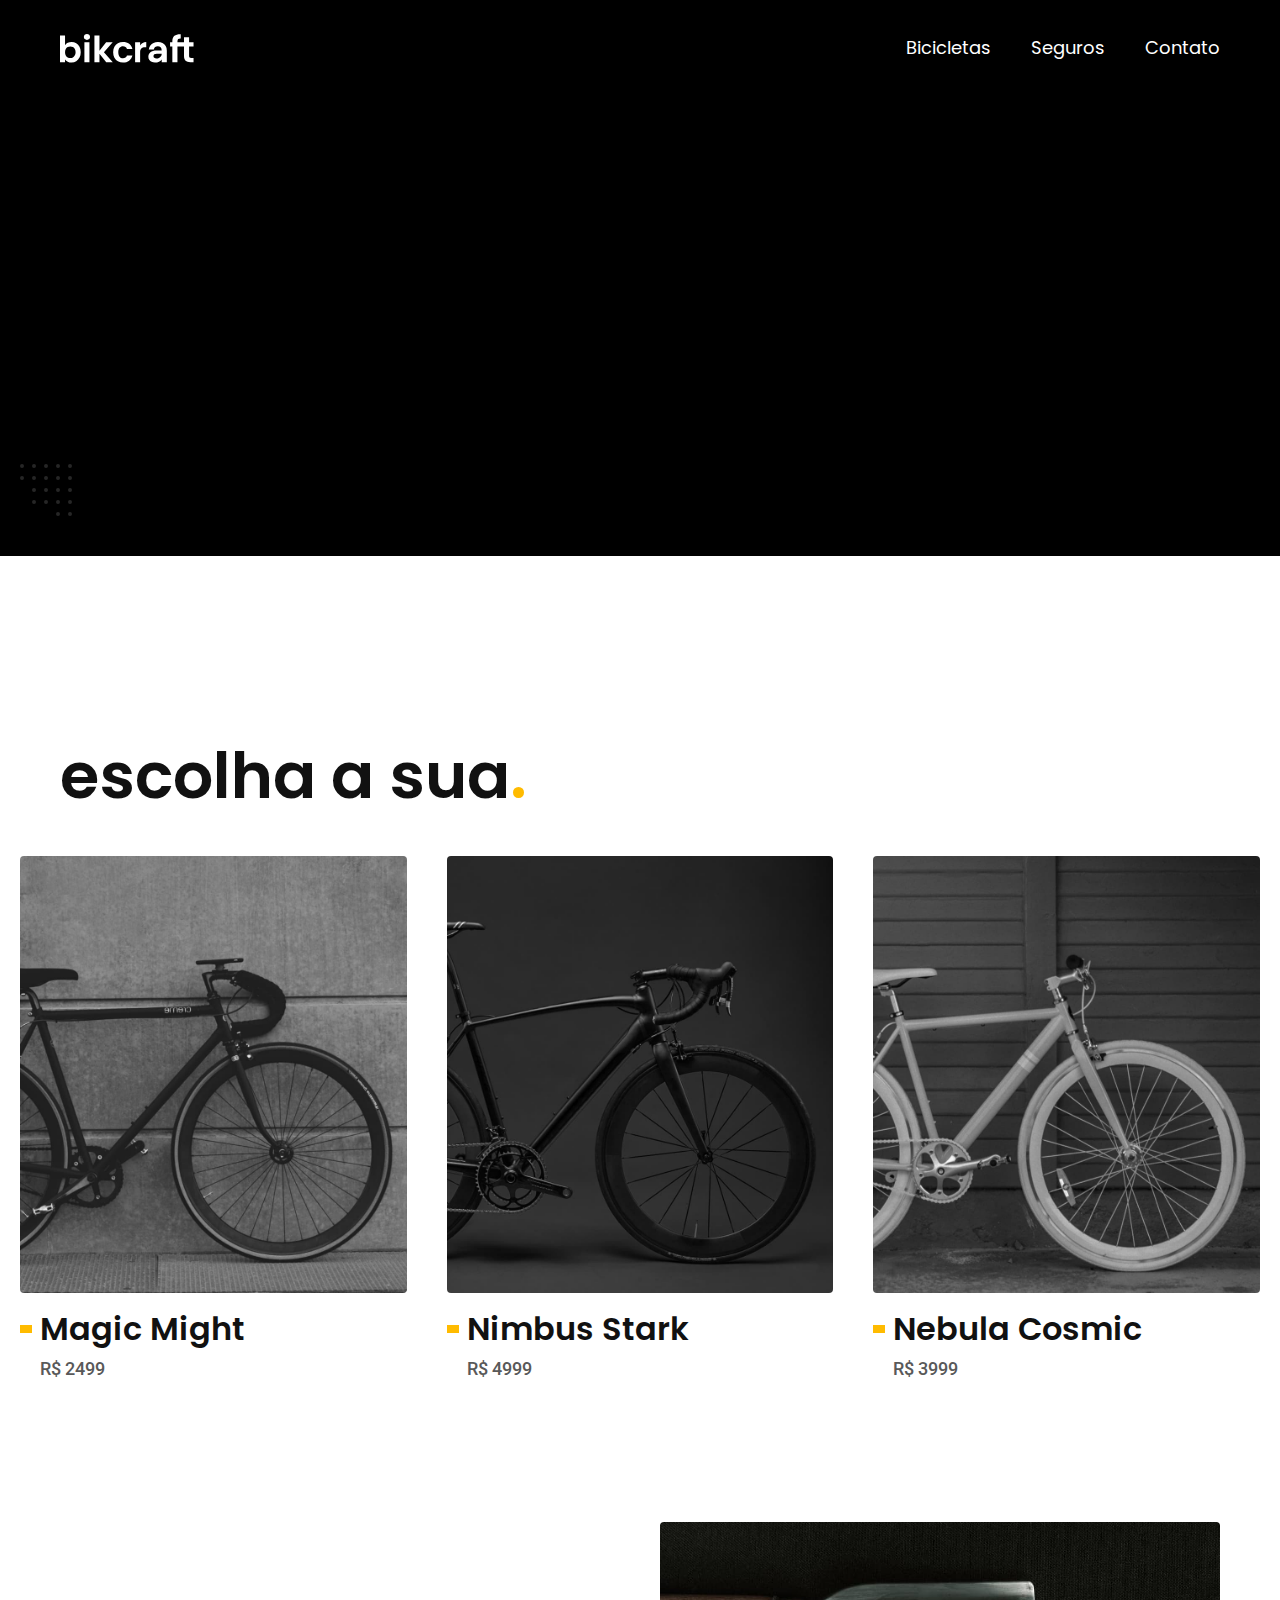
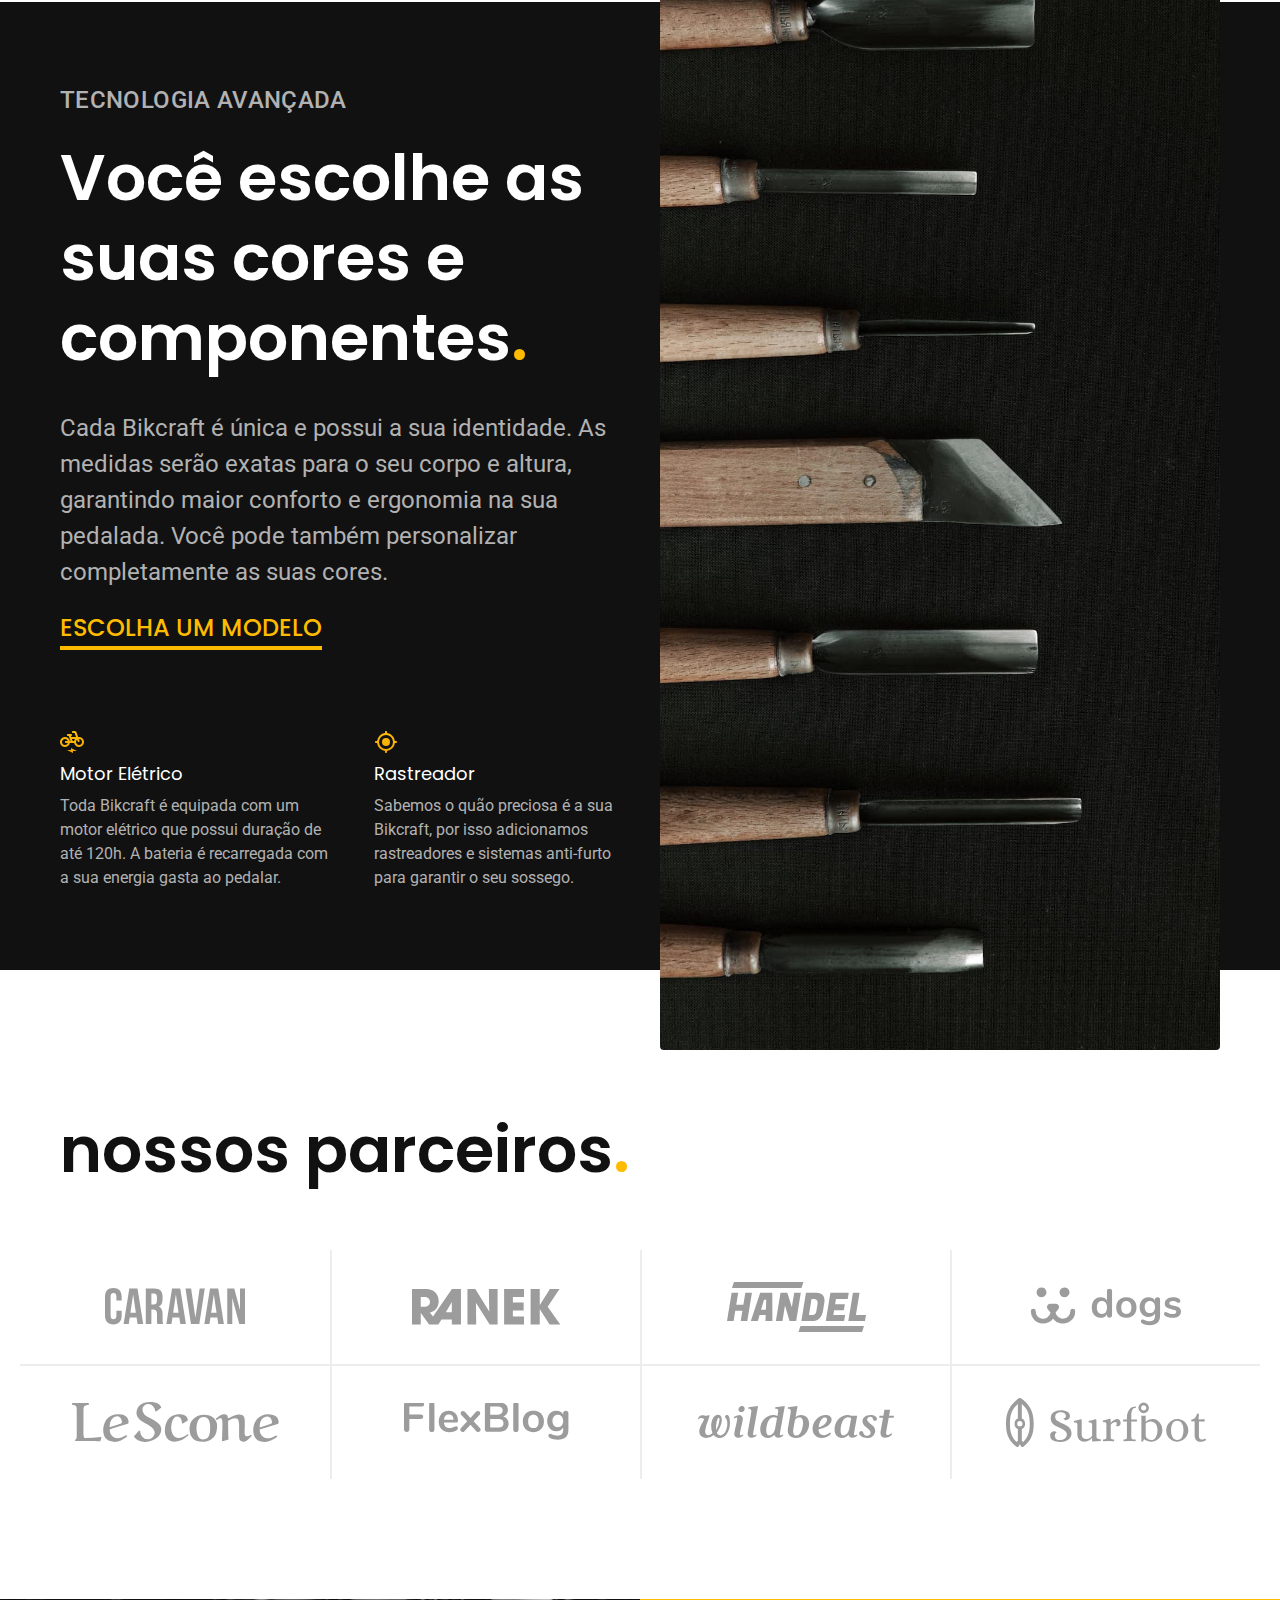
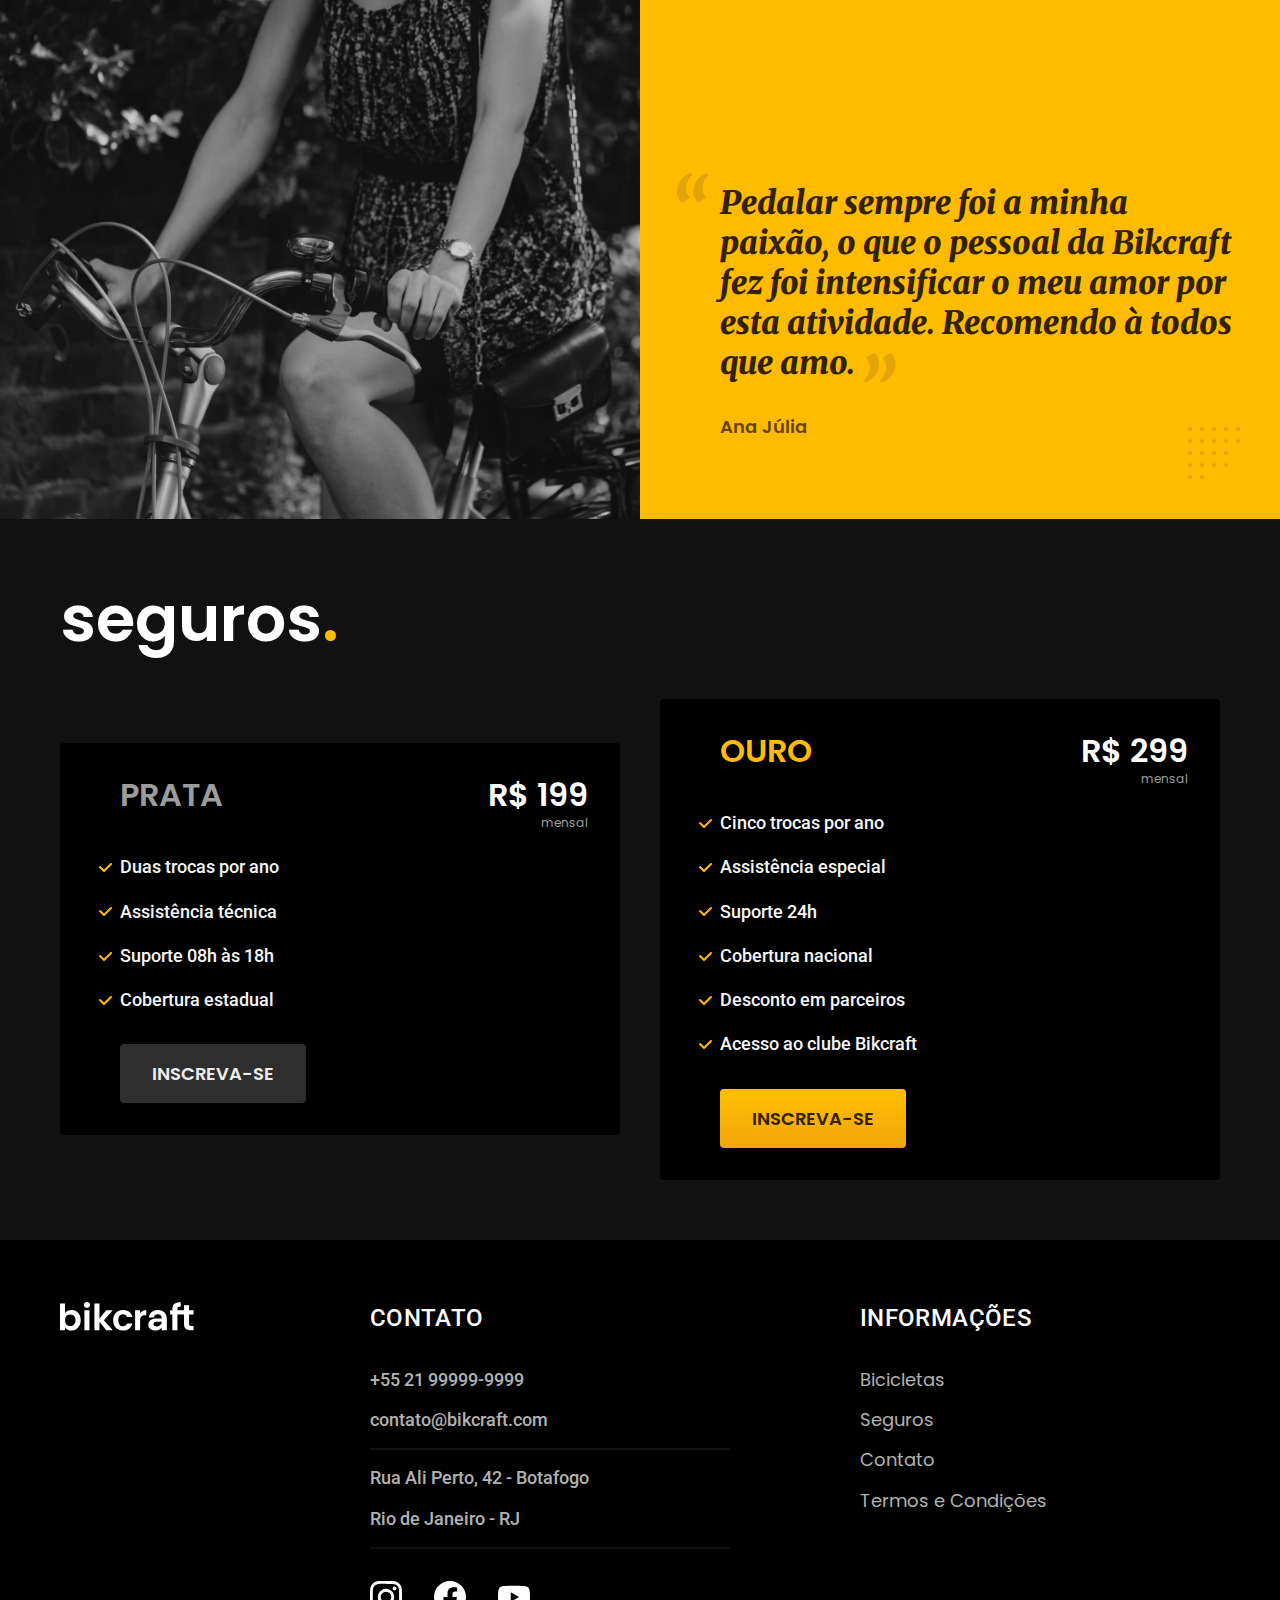
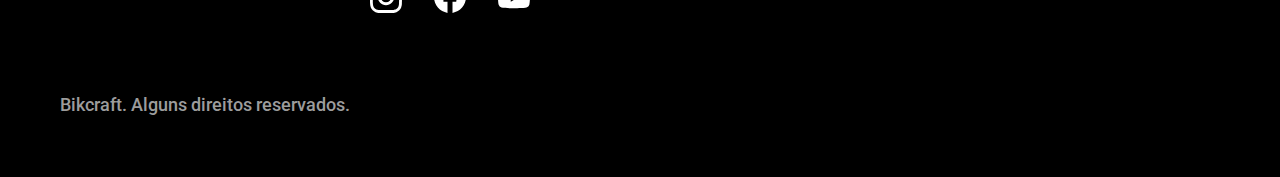
<file: index.html>
<!DOCTYPE html>
<html lang="pt-br">
    <head>
        <meta charset="UTF-8">
        <meta name="viewport" content="width=device-width, initial-scale=1">
        <meta name="description" content="Bicicletas elétricas de alta precisão e qualidade, feitas sob medida para você. Explore o mundo na sua velocidade com a Bikcraft.">


        <link rel="icon" href="img/favicon.svg" type="image/svg+xml">
        <link rel="preload" href="css/style.min.css " as="style">
        <link rel="stylesheet" href="css/style.min.css ">
        <title>Bikcraft - Bicicletas Elétricas</title>
        <link rel="preconnect" href="https://fonts.googleapis.com">
        <link rel="preconnect" href="https://fonts.gstatic.com" crossorigin>
        <link href="https://fonts.googleapis.com/css2?family=Merriweather:ital,wght@1,900&family=Poppins:wght@400;600&family=Roboto:wght@400;500&display=swap" rel="stylesheet">

        <script>document.documentElement.classList.add('js');</script>
    </head>
    <body>
        <header class="header-bg">
            <div class="header container">
                <a href="index.html"><img src="img/bikcraft.svg" width="136" height="32" alt="Bikcraft"></a>
                <nav aria-label="primária">
                    <ul class="header-menu font-1-m cor-0">
                        <li><a href="bicicletas.html">Bicicletas</a></li>
                        <li><a href="seguros.html">Seguros</a></li>
                        <li><a href="contato.html">Contato</a></li>
                    </ul>
                </nav>
            </div>
        </header>

        <main class="introducao-bg">
            <div class="introducao container">
                <div class="introducao-conteudo">
                    <h1 class="font-1-xxl cor-0" data-anime="200">Bicicletas feitas sob medida<span class="cor-p1">.</span></h1>
                    <p class="font-2-l cor-5" data-anime="400">Bicicletas elétricas de alta precisão e qualidade,  feitas sob medida para o cliente. Explore o mundo na sua velocidade com a Bikcraft.</p>
                    <a href="bicicletas.html" class="botao" data-anime="600">Escolha a sua</a>
                </div>

                <picture data-anime="800">
                    <source media="(max-width: 800px)" srcset="./img/bicicletas/nimbus.jpg">
                    <img src="img/fotos/introducao.jpg" width="1280" height="1600" alt="Bicicleta elétrica preta">
                </picture>
            </div>
        </main>

        <article class="bicicletas-lista">
            <h2 class="container font-1-xxl">escolha a sua<span class="cor-p1">.</span></h2>
            <ul>
                <li>
                    <a href="./bicicletas/magic.html">
                        <img src="img/bicicletas/magic-home.jpg" width="920" height="1040" alt="Bicicleta preta">
                        <h3 class="font-1-xl">Magic Might</h3>
                        <span class="font-2-m cor-8">R$ 2499</span>
                    </a>
                </li>
                <li>
                    <a href="bicicletas/nimbus.html">
                        <img src="img/bicicletas/nimbus-home.jpg" width="920" height="1040" alt="Bicicleta preta">
                        <h3 class="font-1-xl">Nimbus Stark</h3>
                        <span class="font-2-m cor-8">R$ 4999</span>
                    </a>
                </li>
                <li>
                    <a href="./bicicletas/nebula.html">
                        <img src="img/bicicletas/nebula-home.jpg" width="920" height="1040" alt="Bicicleta preta">
                        <h3 class="font-1-xl">Nebula Cosmic</h3>
                        <span class="font-2-m cor-8">R$ 3999</span>
                    </a>
                </li>
            </ul>
        </article>

        <article class="tecnologia-bg">
            <div class="tecnologia container">
                <div class="tecnologia-conteudo">
                    <span class="font-2-l-b cor-5">Tecnologia Avançada</span>
                    <h2 class="font-1-xxl cor-0">Você escolhe as suas cores e componentes<span class="cor-p1">.</span></h2>
                    <p class="font-2-l cor-5">Cada Bikcraft é única e possui a sua identidade. As medidas serão exatas para o seu corpo e altura, garantindo maior conforto e ergonomia na sua pedalada. Você pode também personalizar completamente as suas cores.</p>
                    <a class="link" href="bicicletas.html">Escolha um modelo</a>

                    <div class="tecnologia-vantagens">
                    <div>
                        <img src="img/icones/eletrica.svg" width="24" height="24" alt="">
                        <h3 class="font-1-m cor-0">Motor Elétrico</h3>
                        <p class="font-2-s cor-5">Toda Bikcraft é equipada com um motor elétrico que possui duração de até 120h. A bateria é recarregada com a sua energia gasta ao pedalar.</p>
                    </div>
                    <div>
                        <img src="img/icones/rastreador.svg" width="24" height="24" alt="">
                        <h3 class="font-1-m cor-0">Rastreador</h3>
                        <p class="font-2-s cor-5">Sabemos o quão preciosa é a sua Bikcraft, por isso adicionamos rastreadores e sistemas anti-furto para garantir o seu sossego.</p>
                    </div>
                </div>

                </div>

                <div class="tecnologia-imagem">
                    <img src="img/fotos/tecnologia.jpg" width="1200" height="1920" alt="">
                </div>
            </div>
        </article>

        <section class="parceiros" aria-label="nossos parceiros">
            <h2 class="container font-1-xxl">nossos parceiros<span class="cor-p1">.</span></h2>
            <ul>
                <li><img src="img/parceiros/caravan.svg" width="140" height="38" alt="Caravan"></li>
                <li><img src="img/parceiros/ranek.svg" width="149" height="36" alt="Ranek"></li>
                <li><img src="img/parceiros/handel.svg" width="139" height="50" alt="Handel"></li>
                <li><img src="img/parceiros/dogs.svg" width="152" height="39" alt="Dogs"></li>
                <li><img src="img/parceiros/lescone.svg" width="208" height="41" alt="Lescone"></li>
                <li><img src="img/parceiros/flexblog.svg" width="165" height="38" alt="Flexblog"></li>
                <li><img src="img/parceiros/wildbeast.svg" width="196" height="34" alt="Wildbeast"></li>
                <li><img src="img/parceiros/surfbot.svg" width="200" height="49" alt="Surftbot"></li>
            </ul>
        </section>

        <section class="depoimento" aria-label="depoimento">
            <div><img src="img/fotos/depoimento.jpg" width="1560" height="1360" alt="Pessoa pedalando uma bicicleta Bikcraft"></div>
            <div class="depoimento-conteudo">
                <blockquote class="font-1-xl cor-p5">
                    <p>Pedalar sempre foi a minha paixão, o que o pessoal da Bikcraft fez foi intensificar o meu amor por esta atividade. Recomendo à todos que amo.</p>
                </blockquote>
                <span class="font-1-m-b cor-p4">Ana Júlia</span>
            </div>
        </section>

        <article class="seguros-bg">
            <div class="seguros container">
                <h2 class="font-1-xxl cor-0">seguros<span class="cor-p1">.</span></h2>
                <div class="seguros-item">
                    <h3 class="font-1-xl cor-6">PRATA</h3>
                    <span class="font-1-xl cor-0">R$ 199 <span class="font-1-xs cor-6">mensal</span></span>
                    <ul class="font-2-m cor-1">
                        <li>Duas trocas por ano</li>
                        <li>Assistência técnica</li>
                        <li>Suporte 08h às 18h</li>
                        <li>Cobertura estadual</li>
                    </ul>
                    <a class="botao secundario" href="orcamento.html?tipo=seguro&produto=prata">Inscreva-se</a>
                </div>

                <div class="seguros-item">
                    <h3 class="font-1-xl cor-p1">OURO</h3>
                    <span class="font-1-xl cor-0">R$ 299 <span class="font-1-xs cor-6">mensal</span></span>
                    <ul class="font-2-m cor-1">
                        <li>Cinco trocas por ano</li>
                        <li>Assistência especial</li>
                        <li>Suporte 24h</li>
                        <li>Cobertura nacional</li>
                        <li>Desconto em parceiros</li>
                        <li>Acesso ao clube Bikcraft</li>
                    </ul>
                    <a class="botao" href="orcamento.html?tipo=seguro&produto=ouro">Inscreva-se</a>
                </div>

            </div>
        </article>

        <footer class="footer-bg">
            <div class="footer container">
                <img src="img/bikcraft.svg" width="136" height="32" alt="Bikcraft">
                <div class="footer-contato">
                    <h3 class="font-2-l-b cor-0">Contato</h3>
                    <ul class="cor-5 font-2-m">
                        <li><a href="tel:+5521999999999">+55 21 99999-9999</a></li>
                        <li><a href="mailto:contato@bikcraft.com">contato@bikcraft.com</a></li>
                        <li>Rua Ali Perto, 42 - Botafogo</li>
                        <li>Rio de Janeiro - RJ</li>
                    </ul>
                    <div class="footer-redes">
                        <a href="">
                            <img src="img/redes/instagram.svg" width="32" height="32" alt="Instagram">
                        </a>
                        <a href="">
                            <img src="img/redes/facebook.svg" width="32" height="32" alt="Facebook">
                        </a>
                        <a href="">
                            <img src="img/redes/youtube.svg" width="32" height="32" alt="Youtube">
                        </a>
                    </div>
                </div>

                <div class="footer-informacoes">
                    <h3 class="font-2-l-b cor-0">Informações</h3>
                    <nav>
                        <ul class="font-1-m cor-5">
                            <li><a href="bicicletas.html">Bicicletas</a></li>
                            <li><a href="seguros.html">Seguros</a></li>
                            <li><a href="contato.html">Contato</a></li>
                            <li><a href="termos.html">Termos e Condições</a></li>
                        </ul>
                    </nav>
                </div>


                <p class="footer-copy font-2-m cor-6">Bikcraft. Alguns direitos reservados.</p>
            </div>
        </footer>
        <script src="js/plugins/simple-anime.js"></script>
        <script src="js/script.js"></script>
    </body>
</html>
</file>
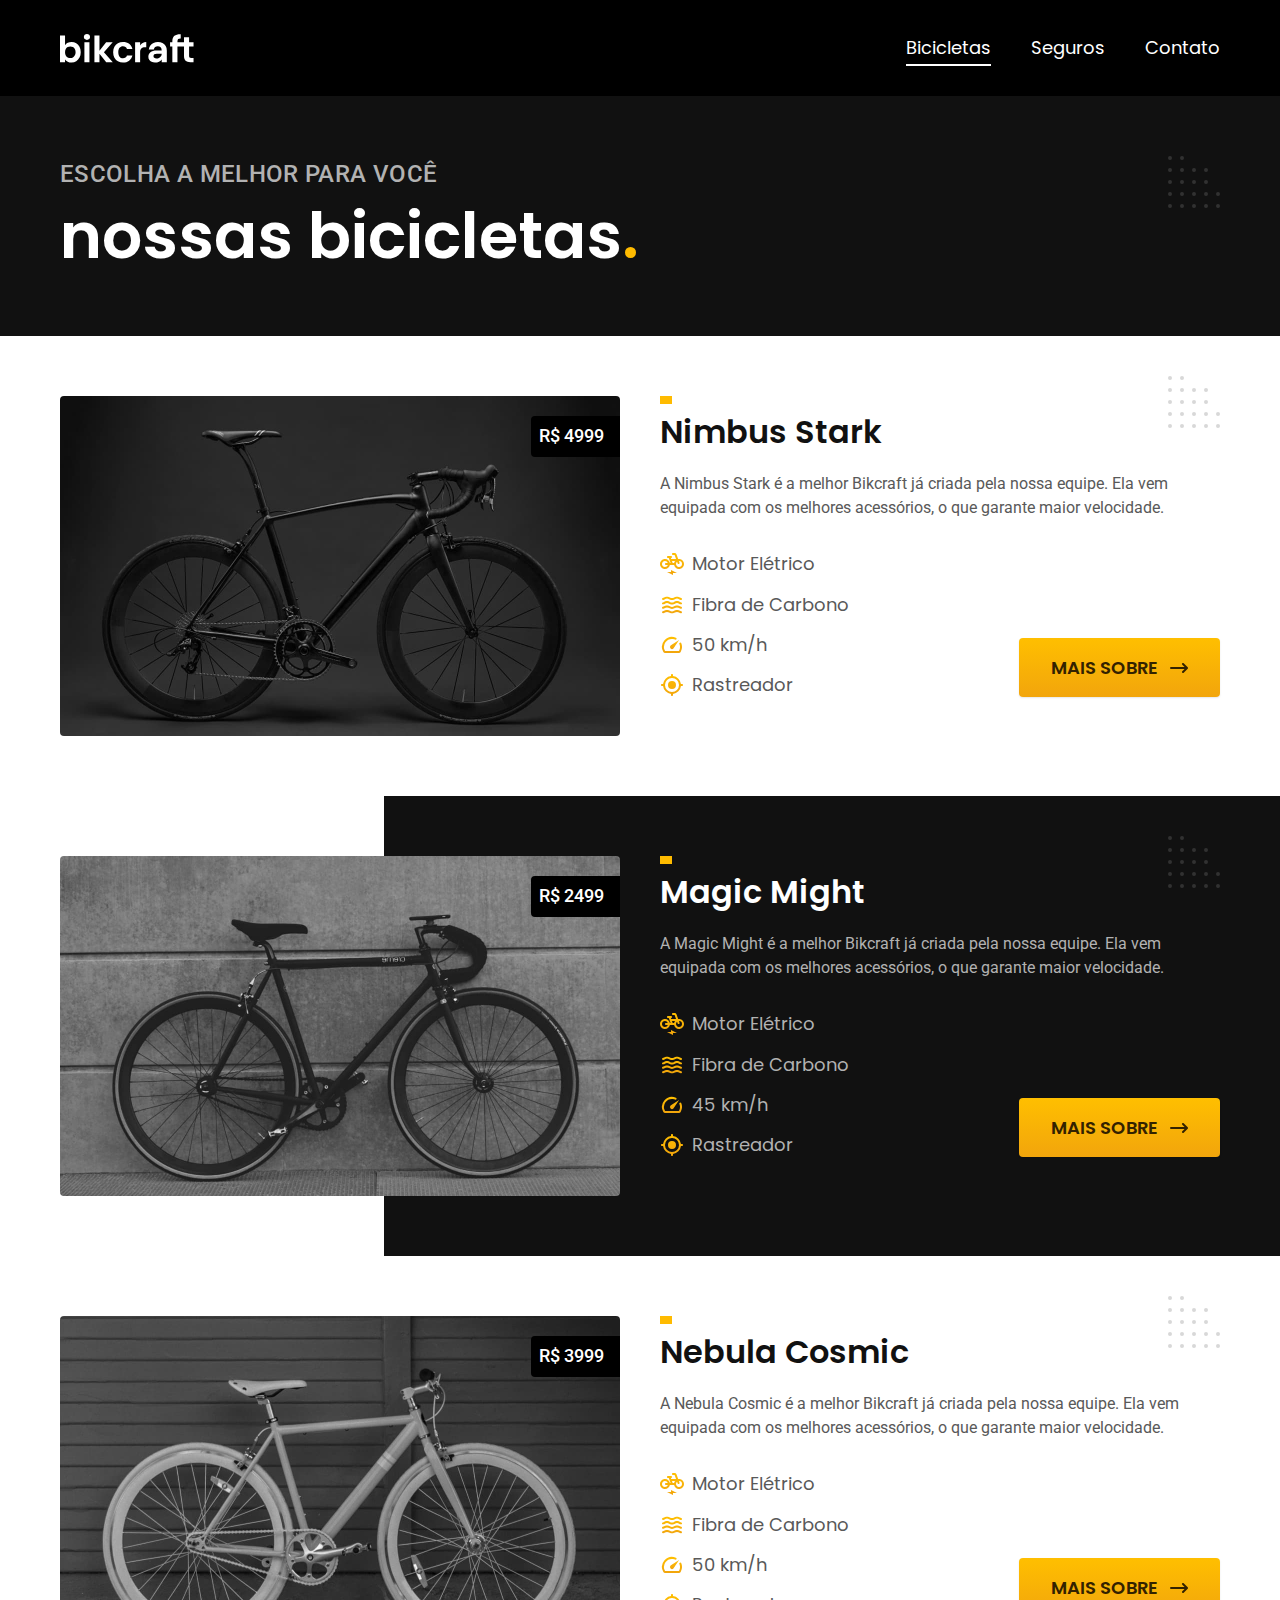
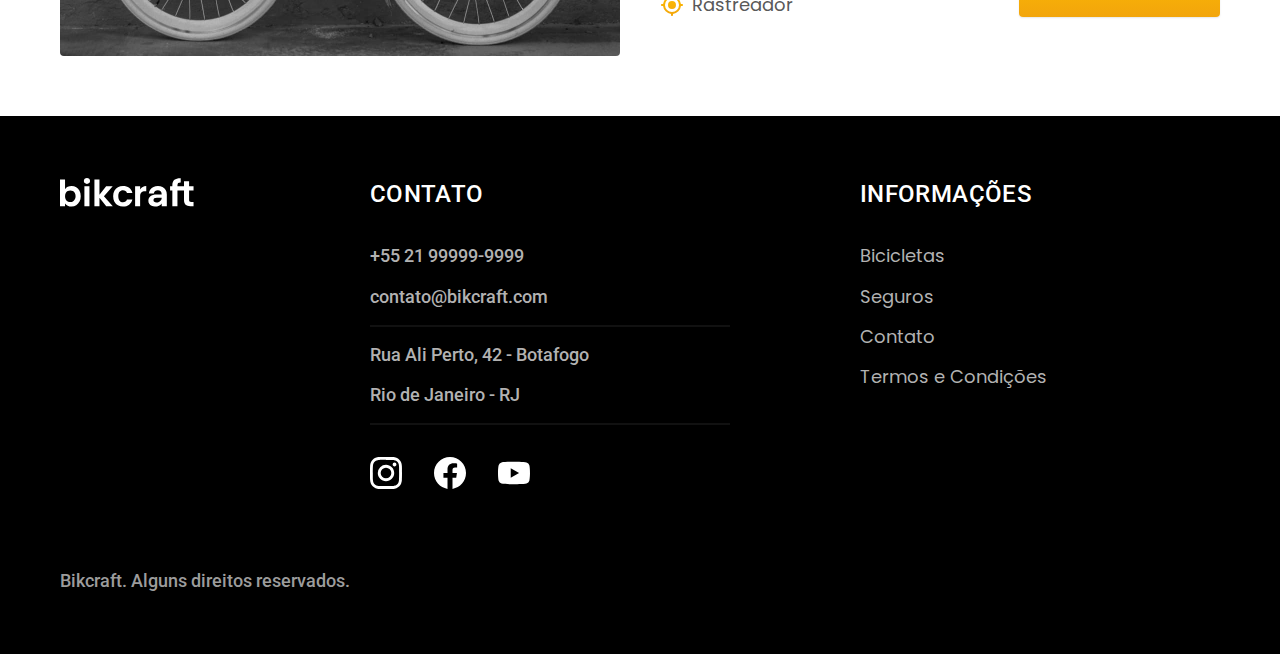
<file: bicicletas.html>
<!DOCTYPE html>
<html lang="pt-br">
    <head>
        <meta charset="UTF-8">
        <meta name="viewport" content="width=device-width, initial-scale=1">
        <meta name="description" content="Bicicletas.">
                <link rel="icon" href="img/favicon.svg" type="image/svg+xml">
        <link rel="preload" href="css/style.min.css " as="style">
        <link rel="stylesheet" href="css/style.min.css ">
        <title>Bicicletas | Bikcraft - Bicicletas Elétricas</title>
        <link rel="preconnect" href="https://fonts.googleapis.com">
        <link rel="preconnect" href="https://fonts.gstatic.com" crossorigin>
        <link href="https://fonts.googleapis.com/css2?family=Merriweather:ital,wght@1,900&family=Poppins:wght@400;600&family=Roboto:wght@400;500&display=swap" rel="stylesheet">
            <script>document.documentElement.classList.add('js');</script>
    </head>
    <body id="bicicletas">
        <header class="header-bg">
            <div class="header container">
                <a href="index.html"><img src="img/bikcraft.svg" alt="Bikcraft"></a>
                <nav aria-label="primária">
                    <ul class="header-menu font-1-m cor-0">
                        <li><a href="bicicletas.html">Bicicletas</a></li>
                        <li><a href="seguros.html">Seguros</a></li>
                        <li><a href="contato.html">Contato</a></li>
                    </ul>
                </nav>
            </div>
        </header>

        <main>
            <div class="titulo-bg">
                <div class="titulo container">
                    <p class="font-2-l-b cor-5">Escolha a melhor para você</p>
                    <h1 class="font-1-xxl cor-0">nossas bicicletas<span class="cor-p1">.</span></h1>
                </div>
            </div>

                <div class="bicicletas container">
                    <div class="bicicletas-imagem">
                        <img src="img/bicicletas/nimbus.jpg" width="1120" height="680" alt="Bicicleta preta">
                        <span class="font-2-m cor-0">R$ 4999</span>
                    </div>

                    <div class="bicicletas-conteudo">
                        <h2 class="font-1-xl">Nimbus Stark</h2>
                        <p class="font-2-s cor-8">A Nimbus Stark é a melhor Bikcraft já criada pela nossa equipe. Ela vem equipada com os melhores acessórios, o que garante maior velocidade.</p>
                        <ul class="font-1-m cor-8">
                            <li>
                                <img src="img/icones/eletrica.svg" width="32" height="32" alt="">
                                Motor Elétrico
                            </li>
                            <li>
                                <img src="img/icones/carbono.svg" width="32" height="32" alt="">
                                Fibra de Carbono
                            </li>
                            <li>
                                <img src="img/icones/velocidade.svg" width="32" height="32" alt="">
                                50 km/h
                            </li>
                            <li>
                                <img src="img/icones/rastreador.svg" width="32" height="32" alt="">
                                Rastreador
                            </li>
                        </ul>

                        <a class="botao seta" href="bicicletas/nimbus.html">Mais Sobre</a>
                    </div>

                </div>

            <div class="bicicletas-bg">
                <div class="bicicletas container">
                    <div class="bicicletas-imagem">
                        <img src="img/bicicletas/magic.jpg" width="1120" height="680" alt="Bicicleta preta">
                        <span class="font-2-m cor-0">R$ 2499</span>
                    </div>

                    <div class="bicicletas-conteudo">
                        <h2 class="font-1-xl cor-0">Magic Might</h2>
                        <p class="font-2-s cor-5">A Magic Might é a melhor Bikcraft já criada pela nossa equipe. Ela vem equipada com os melhores acessórios, o que garante maior velocidade.</p>
                        <ul class="font-1-m cor-5">
                            <li>
                                <img src="img/icones/eletrica.svg" width="32" height="32" alt="">
                                Motor Elétrico
                            </li>
                            <li>
                                <img src="img/icones/carbono.svg" width="32" height="32" alt="">
                                Fibra de Carbono
                            </li>
                            <li>
                                <img src="img/icones/velocidade.svg" width="32" height="32" alt="">
                                45 km/h
                            </li>
                            <li>
                                <img src="img/icones/rastreador.svg" width="32" height="32" alt="">
                                Rastreador
                            </li>
                        </ul>

                        <a class="botao seta" href="bicicletas/magic.html">Mais Sobre</a>
                    </div>

                </div>
            </div>

                <div class="bicicletas container">
                    <div class="bicicletas-imagem">
                        <img src="img/bicicletas/nebula.jpg" width="1120" height="680" alt="Bicicleta preta">
                        <span class="font-2-m cor-0">R$ 3999</span>
                    </div>

                    <div class="bicicletas-conteudo">
                        <h2 class="font-1-xl">Nebula Cosmic</h2>
                        <p class="font-2-s cor-8">A Nebula Cosmic é a melhor Bikcraft já criada pela nossa equipe. Ela vem equipada com os melhores acessórios, o que garante maior velocidade.</p>
                        <ul class="font-1-m cor-8">
                            <li>
                                <img src="img/icones/eletrica.svg" width="32" height="32" alt="">
                                Motor Elétrico
                            </li>
                            <li>
                                <img src="img/icones/carbono.svg" width="32" height="32" alt="">
                                Fibra de Carbono
                            </li>
                            <li>
                                <img src="img/icones/velocidade.svg" width="32" height="32" alt="">
                                50 km/h
                            </li>
                            <li>
                                <img src="img/icones/rastreador.svg" width="32" height="32" alt="">
                                Rastreador
                            </li>
                        </ul>

                        <a class="botao seta" href="bicicletas/nebula.html">Mais Sobre</a>
                    </div>

                </div>

            

        </main>

        <footer class="footer-bg">
            <div class="footer container">
                <img src="img/bikcraft.svg" width="136 " height="32" alt="Bikcraft">
                <div class="footer-contato">
                    <h3 class="font-2-l-b cor-0">Contato</h3>
                    <ul class="cor-5 font-2-m">
                        <li><a href="tel:+5521999999999">+55 21 99999-9999</a></li>
                        <li><a href="mailto:contato@bikcraft.com">contato@bikcraft.com</a></li>
                        <li>Rua Ali Perto, 42 - Botafogo</li>
                        <li>Rio de Janeiro - RJ</li>
                    </ul>
                    <div class="footer-redes">
                        <a href="">
                            <img src="img/redes/instagram.svg" width="32" height="32" alt="Instagram">
                        </a>
                        <a href="">
                            <img src="img/redes/facebook.svg" width="32" height="32" alt="Facebook">
                        </a>
                        <a href="">
                            <img src="img/redes/youtube.svg" width="32" height="32" alt="Youtube">
                        </a>
                    </div>
                </div>

                <div class="footer-informacoes">
                    <h3 class="font-2-l-b cor-0">Informações</h3>
                    <nav>
                        <ul class="font-1-m cor-5">
                            <li><a href="bicicletas.html">Bicicletas</a></li>
                            <li><a href="seguros.html">Seguros</a></li>
                            <li><a href="contato.html">Contato</a></li>
                            <li><a href="termos.html">Termos e Condições</a></li>
                        </ul>
                    </nav>
                </div>


                <p class="footer-copy font-2-m cor-6">Bikcraft. Alguns direitos reservados.</p>
            </div>
        </footer>
         <script src="js/script.js"></script>
    </body>
</html>
</file>
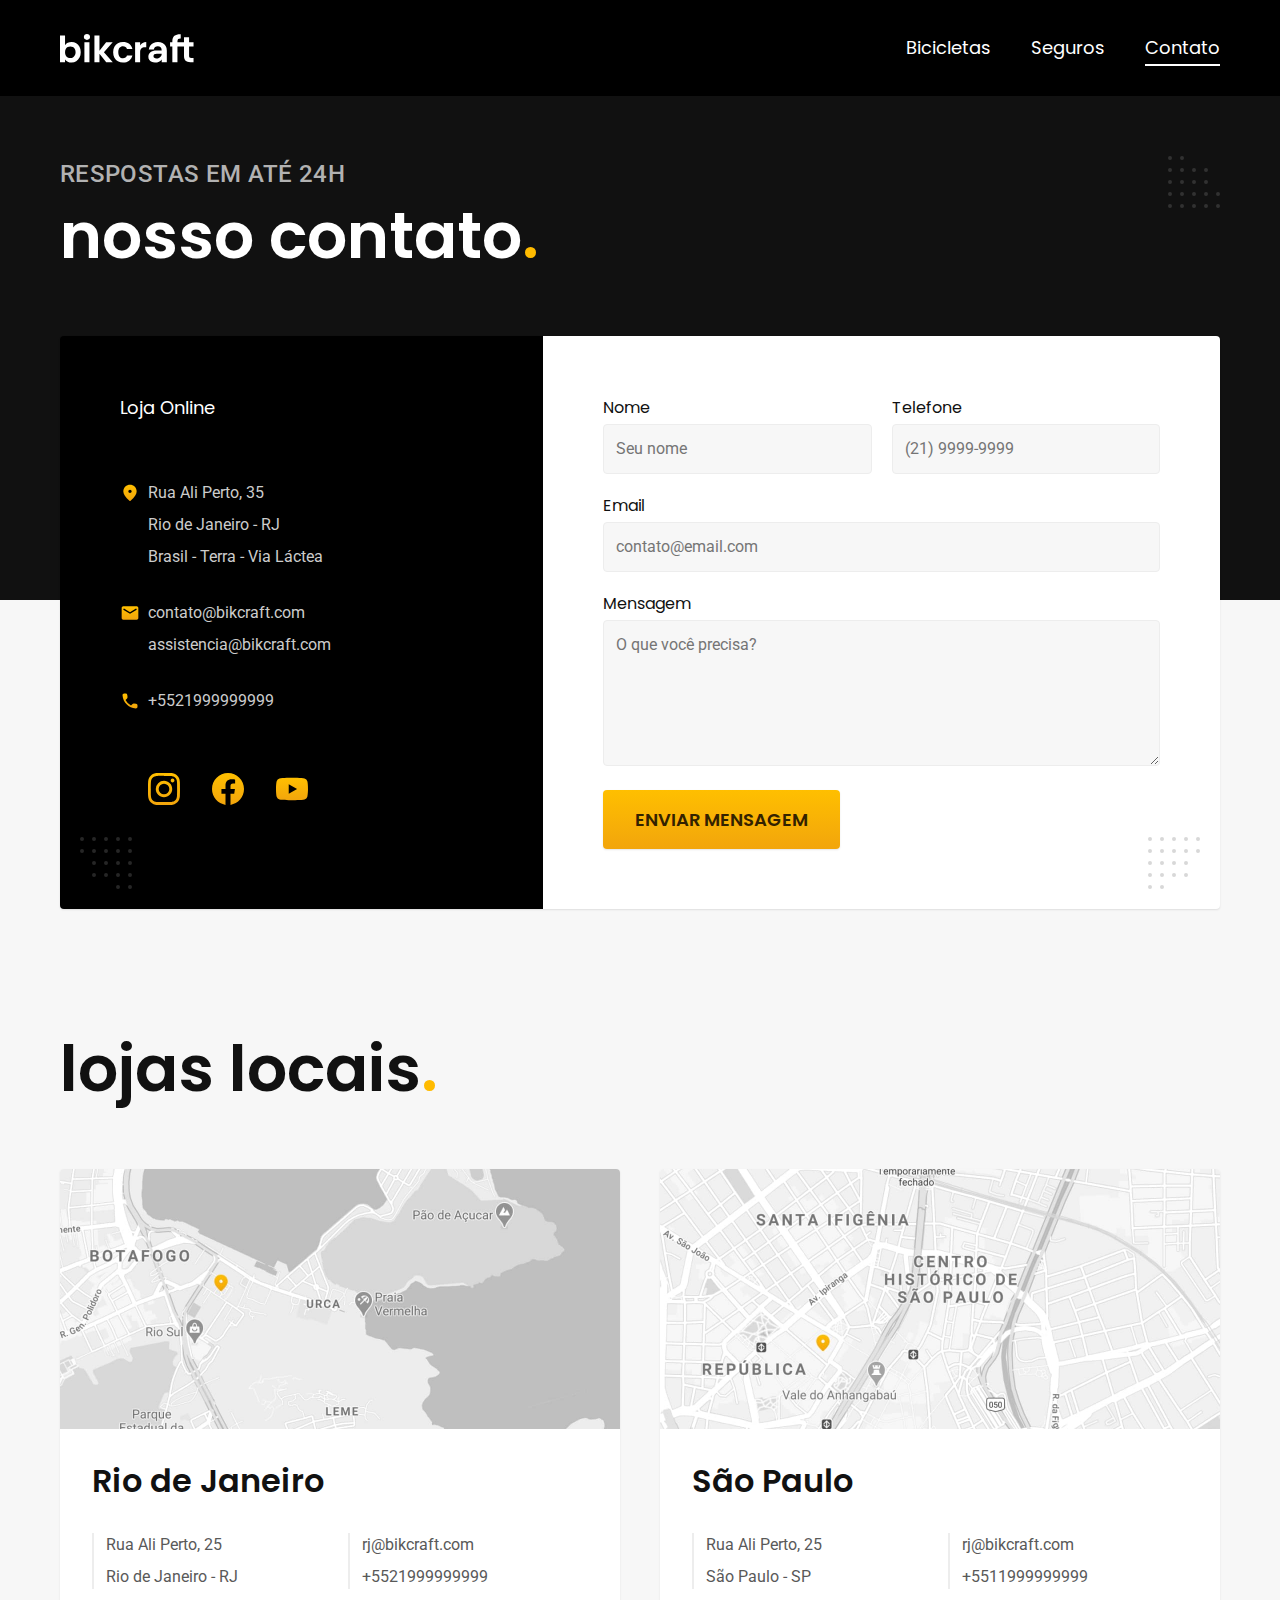
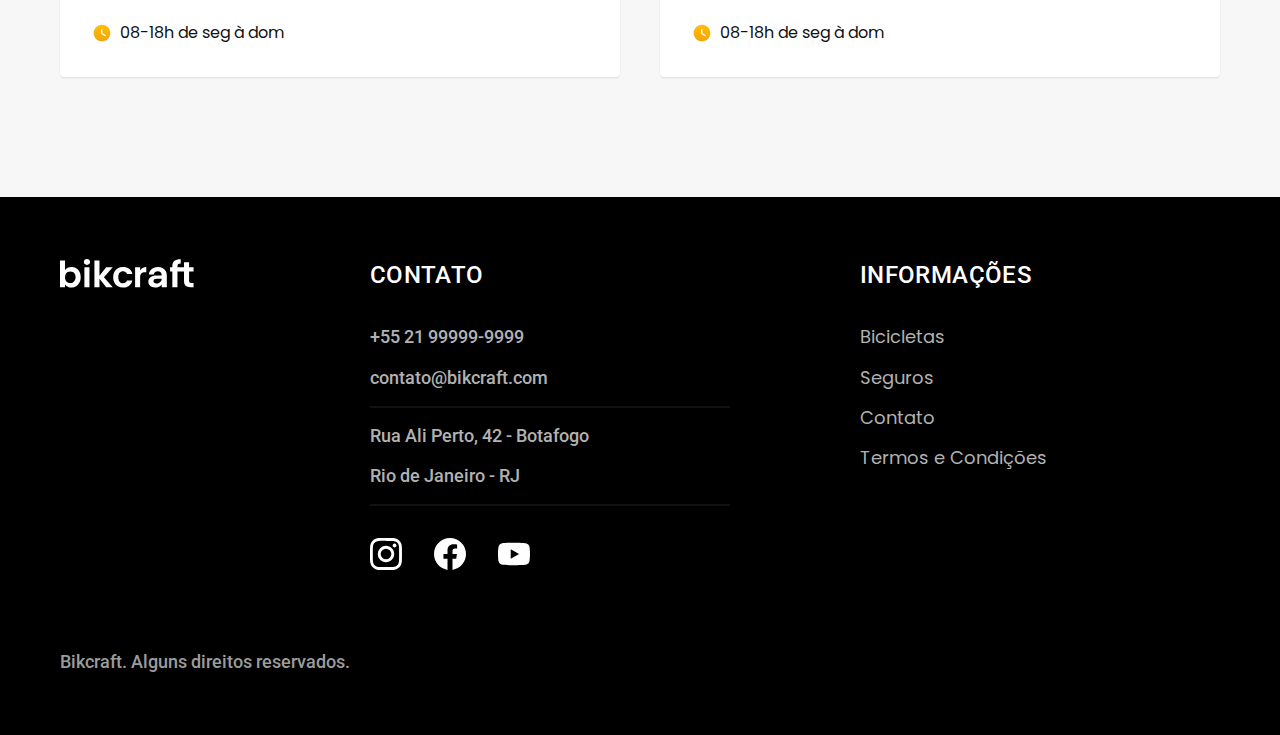
<file: contato.html>
<!DOCTYPE html>
<!DOCTYPE html>
<html lang="pt-br">
    <head>
        <meta charset="UTF-8">
        <meta name="viewport" content="width=device-width, initial-scale=1">
        <meta name="description" content="Contato.">
                <link rel="icon" href="img/favicon.svg" type="image/svg+xml">
        <link rel="preload" href="css/style.min.css " as="style">
        <link rel="stylesheet" href="css/style.min.css ">
        <title>Contato | Bikcraft - Bicicletas Elétricas</title>
        <link rel="preconnect" href="https://fonts.googleapis.com">
        <link rel="preconnect" href="https://fonts.gstatic.com" crossorigin>
        <link href="https://fonts.googleapis.com/css2?family=Merriweather:ital,wght@1,900&family=Poppins:wght@400;600&family=Roboto:wght@400;500&display=swap" rel="stylesheet">
            <script>document.documentElement.classList.add('js');</script>
    </head>
    <body id="contato">
        <header class="header-bg">
            <div class="header container">
                <a href="index.html"><img src="img/bikcraft.svg" width="136" height="32" alt="Bikcraft"></a>
                <nav aria-label="primária">
                    <ul class="header-menu font-1-m cor-0">
                        <li><a href="bicicletas.html">Bicicletas</a></li>
                        <li><a href="seguros.html">Seguros</a></li>
                        <li><a href="contato.html">Contato</a></li>
                    </ul>
                </nav>
            </div>
        </header>

        <main>
            <div class="titulo-bg">
                <div class="titulo container">
                    <p class="font-2-l-b cor-5">Respostas em até 24h</p>
                    <h1 class="font-1-xxl cor-0">nosso contato<span class="cor-p1">.</span></h1>
                </div>
            </div>
            <div class="contato container">
                <section class="contato-dados" aria-label="endereço">
                    <h2 class="font-1-m cor-0">Loja Online</h2>
                    <div class="contato-endereco font-2-s cor-4">
                        <p>Rua Ali Perto, 35</p>
                        <p>Rio de Janeiro - RJ</p>
                        <p>Brasil - Terra - Via Láctea</p>
                    </div>
                    <address class="contato-meios font-2-s cor-4">
                        <a href="mailto:contato@bikcraft.com">contato@bikcraft.com</a>
                        <a href="mailto:assistencia@bikcraft.com">assistencia@bikcraft.com</a>
                        <a href="tel:+5521999999999">+5521999999999</a>
                    </address>
                    <div class="contato-redes">
                        <a href="">
                            <img src="img/redes/instagram-p.svg" width="32" height="32" alt="Instagram">
                        </a>
                        <a href="">
                            <img src="img/redes/facebook-p.svg" width="32" height="32" alt="Facebook">
                        </a>
                        <a href="">
                            <img src="img/redes/youtube-p.svg" width="32" height="32" alt="Youtube">
                        </a>
                    </div>
                </section>
                <section class="contato-formulario" aria-label="formulário">
                    <form class="form" action="contato.html">
                        <div>
                            <label for="nome">Nome</label>
                            <input type="text" id="nome" name="nome" placeholder="Seu nome">
                        </div>
                        <div>
                            <label for="telefone">Telefone</label>
                            <input type="text" id="telefone" name="telefone" placeholder="(21) 9999-9999">
                        </div>
                        <div class="col-2">
                            <label for="email">Email</label>
                            <input type="email" id="email" name="email" placeholder="contato@email.com">
                        </div>
                        <div class="col-2">
                            <label for="mensagem">Mensagem</label>
                            <textarea rows="5" id="mensagem" name="mensagem" placeholder="O que você precisa?"></textarea>
                        </div>
                        <button class="botao col-2">Enviar Mensagem</button>
                    </form>
                </section>
            </div>

        </main>

        <article class="lojas container">
            <h2 class="font-1-xxl"">lojas locais<span class="cor-p1">.</span></h2>
            <div class="lojas-item">
                <img src="img/lojas/rj.jpg" width="1120" height="520" alt="mapa marcando o endereço em Rua Ali Perto, 25 - Rio de Janeiro, RJ">

                <div class="lojas-conteudo">
                    <h3 class="font-1-xl">Rio de Janeiro</h3>
                    <div class="lojas-dados font-2-s cor-8">
                        <p>Rua Ali Perto, 25</p>
                        <p>Rio de Janeiro - RJ</p>
                    </div>
                    <div class="lojas-dados font-2-s cor-8">
                        <a href="mailto:rj@bikcraft.com">rj@bikcraft.com</a>
                        <a href="tel:+5521999999999">+5521999999999</a>
                    </div>
                    <p class="lojas-tempo font-1-s"><img src="img/icones/horario.svg" width="20" height="20" alt="">08-18h de seg à dom</p>
                </div>
            </div>

            <div class="lojas-item">
                <img src="img/lojas/sp.jpg" width="1120" height="520" alt="mapa marcando o endereço em Rua Ali Perto, 25 - São Paulo, SP">
                <div class="lojas-conteudo">
                    <h3 class="font-1-xl">São Paulo</h3>
                    <div class="lojas-dados font-2-s cor-8">
                        <p>Rua Ali Perto, 25</p>
                        <p>São Paulo - SP</p>
                    </div>
                    <div class="lojas-dados font-2-s cor-8">
                        <a href="mailto:rj@bikcraft.com">rj@bikcraft.com</a>
                        <a href="tel:+5511999999999">+5511999999999</a>
                    </div>
                    <p class="lojas-tempo font-1-s"><img src="img/icones/horario.svg" width="20" height="20" alt="">08-18h de seg à dom</p>
                </div>
            </div>
        </article>

        <footer class="footer-bg">
            <div class="footer container">
                <img src="img/bikcraft.svg" width="136" height="32" alt="Bikcraft">
                <div class="footer-contato">
                    <h3 class="font-2-l-b cor-0">Contato</h3>
                    <ul class="cor-5 font-2-m">
                        <li><a href="tel:+5521999999999">+55 21 99999-9999</a></li>
                        <li><a href="mailto:contato@bikcraft.com">contato@bikcraft.com</a></li>
                        <li>Rua Ali Perto, 42 - Botafogo</li>
                        <li>Rio de Janeiro - RJ</li>
                    </ul>
                    <div class="footer-redes">
                        <a href="">
                            <img src="img/redes/instagram.svg" width="32" height="32" alt="Instagram">
                        </a>
                        <a href="">
                            <img src="img/redes/facebook.svg" width="32" height="32" alt="Facebook">
                        </a>
                        <a href="">
                            <img src="img/redes/youtube.svg" width="32" height="32" alt="Youtube">
                        </a>
                    </div>
                </div>

                <div class="footer-informacoes">
                    <h3 class="font-2-l-b cor-0">Informações</h3>
                    <nav>
                        <ul class="font-1-m cor-5">
                            <li><a href="bicicletas.html">Bicicletas</a></li>
                            <li><a href="seguros.html">Seguros</a></li>
                            <li><a href="contato.html">Contato</a></li>
                            <li><a href="termos.html">Termos e Condições</a></li>
                        </ul>
                    </nav>
                </div>


                <p class="footer-copy font-2-m cor-6">Bikcraft. Alguns direitos reservados.</p>
            </div>
        </footer>
         <script src="js/script.js"></script>
    </body>
</html>
</file>
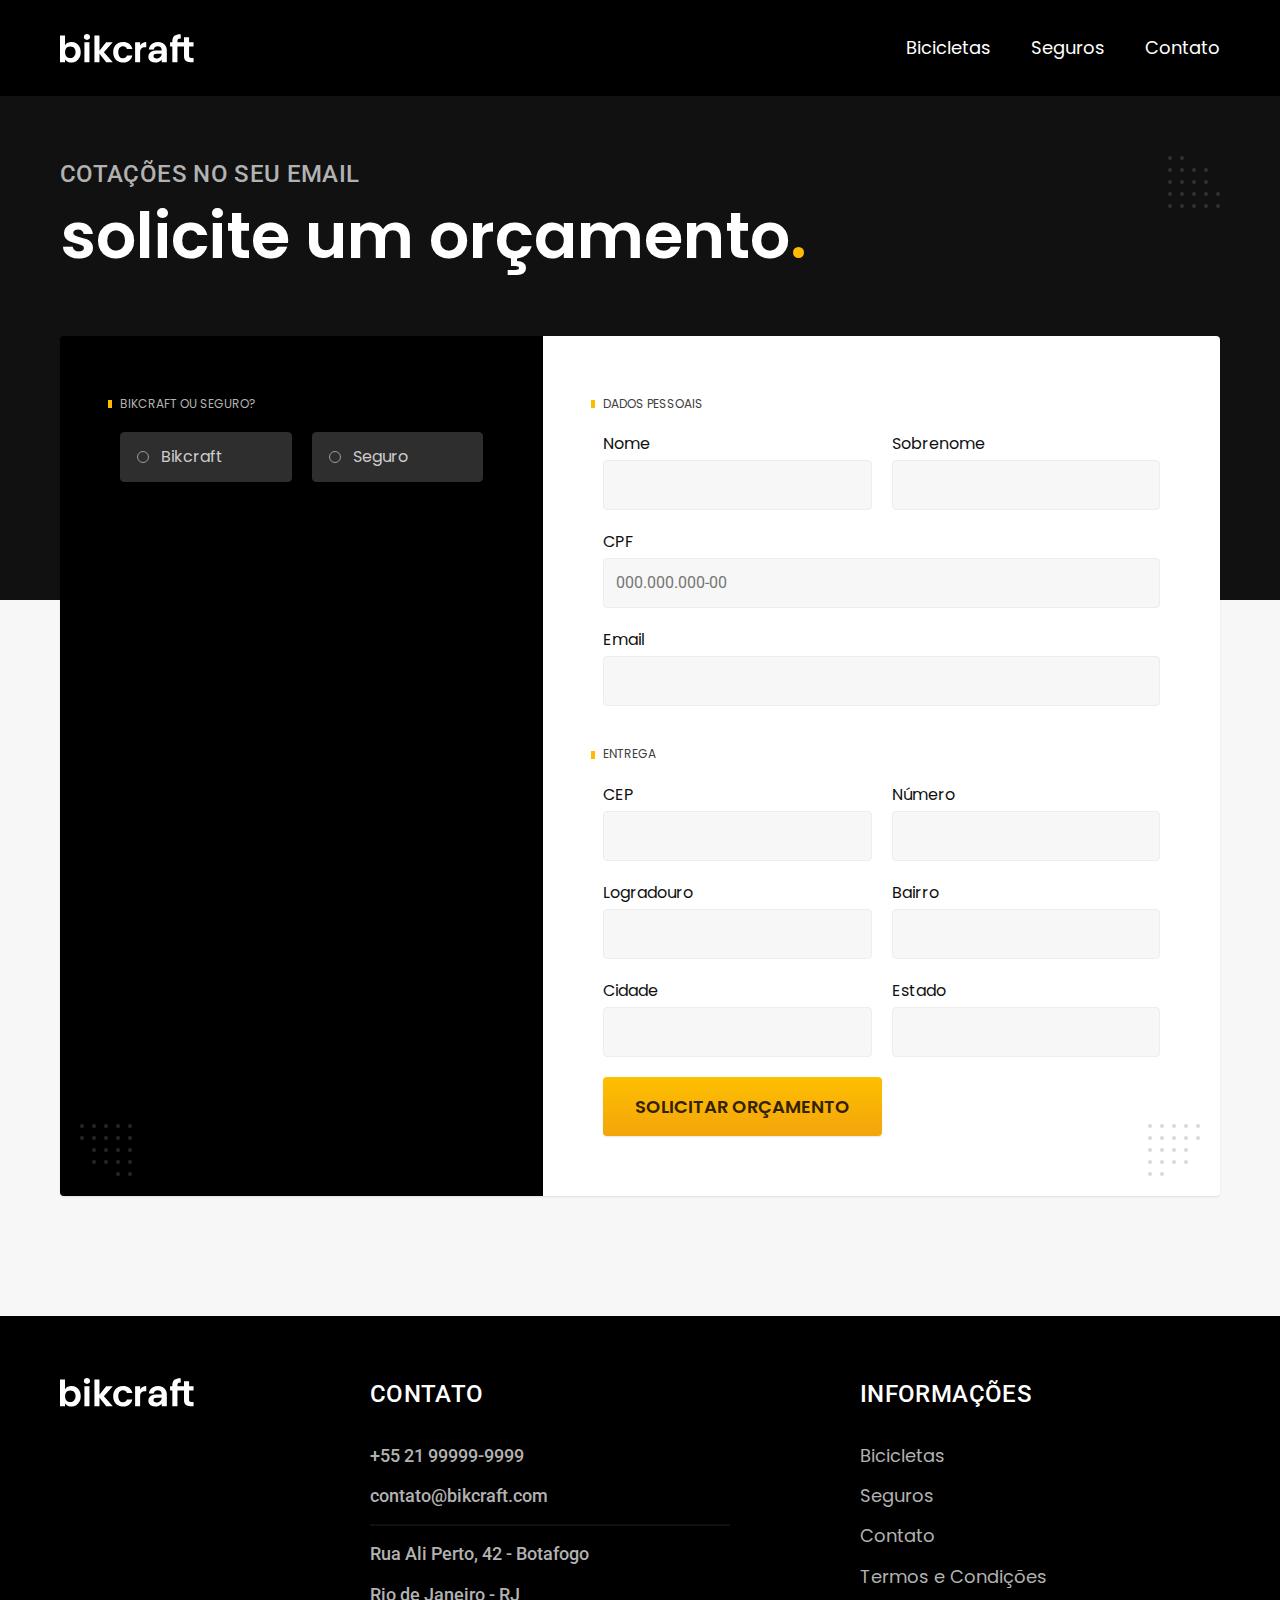
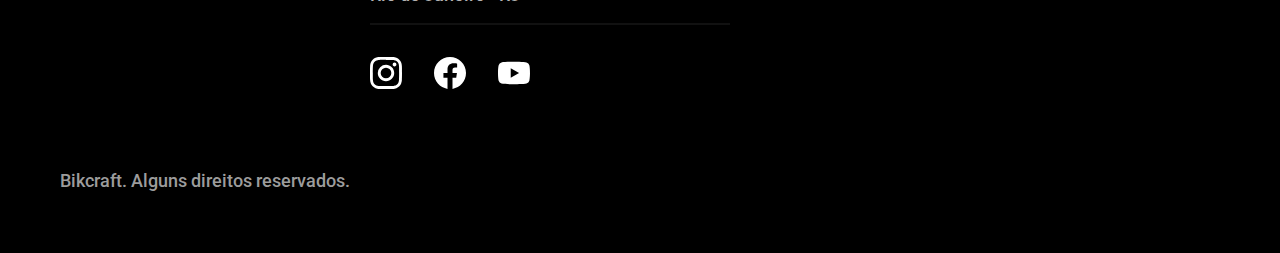
<file: orcamento.html>
<!DOCTYPE html>
<!DOCTYPE html>
<html lang="pt-br">
    <head>
        <meta charset="UTF-8">
        <meta name="viewport" content="width=device-width, initial-scale=1">
        <meta name="description" content="Orçamento.">
                <link rel="icon" href="img/favicon.svg" type="image/svg+xml">
        <link rel="preload" href="css/style.min.css " as="style">
        <link rel="stylesheet" href="css/style.min.css ">
        <title>Orçamento | Bikcraft - Bicicletas Elétricas</title>
        <link rel="preconnect" href="https://fonts.googleapis.com">
        <link rel="preconnect" href="https://fonts.gstatic.com" crossorigin>
        <link href="https://fonts.googleapis.com/css2?family=Merriweather:ital,wght@1,900&family=Poppins:wght@400;600&family=Roboto:wght@400;500&display=swap" rel="stylesheet">
            <script>document.documentElement.classList.add('js');</script>
    </head>
    <body id="orcamento">
        <header class="header-bg">
            <div class="header container">
                <a href="index.html"><img src="img/bikcraft.svg" width="136" height="32" alt="Bikcraft"></a>
                <nav aria-label="primária">
                    <ul class="header-menu font-1-m cor-0">
                        <li><a href="bicicletas.html">Bicicletas</a></li>
                        <li><a href="seguros.html">Seguros</a></li>
                        <li><a href="contato.html">Contato</a></li>
                    </ul>
                </nav>
            </div>
        </header>

        <main>
            <div class="titulo-bg">
                <div class="titulo container">
                    <p class="font-2-l-b cor-5">Cotações no seu email</p>
                    <h1 class="font-1-xxl cor-0">solicite um orçamento<span class="cor-p1">.</span></h1>
                </div>
            </div>

            <form class="orcamento container" action="./">
                <div class="orcamento-produto">
                    <h2 class="font-1-xs cor-5">Bikcraft ou Seguro?</h2>

                    <input type="radio" name="tipo" value="bikcraft" id="bikcraft">
                    <label for="bikcraft">Bikcraft</label>

                    <input type="radio" name="tipo" value="seguro" id="seguro">
                    <label for="seguro">Seguro</label>

                    <div class="orcamento-conteudo" id="orcamento-bikcraft">
                        <h2 class="font-1-xs cor-5">Escolha a sua</h2>

                        <input type="radio" name="produto" value="nimbus" id="nimbus">
                        <label for="nimbus">Nimbus Stark <span>R$ 4999</span></label>
                        <div class="orcamento-detalhes">
                            <ul class="font-1-xs cor-8">
                                <li><img src="./img/icones/eletrica.svg" width="32" height="32" alt="">Motor Elétrico</li>
                                <li><img src="./img/icones/carbono.svg" width="32" height="32" alt="">Fibra de Carbono</li>
                                <li><img src="./img/icones/velocidade.svg" width="32" height="32" alt="">50 km/h</li>
                                <li><img src="./img/icones/rastreador.svg" width="32" height="32" alt="">Rastreador</li>
                            </ul>
                            <img src="img/bicicletas/nimbus.jpg" width="1120" height="680" alt="bicicleta preta">
                        </div>

                        <input type="radio" name="produto" value="magic" id="magic">
                        <label for="magic">Magic Might <span>R$ 2499</span></label>
                        <div class="orcamento-detalhes">
                            <ul class="font-1-xs cor-8">
                                <li><img src="./img/icones/eletrica.svg" width="32" height="32" alt="">Motor Elétrico</li>
                                <li><img src="./img/icones/carbono.svg" width="32" height="32" alt="">Fibra de Carbono</li>
                                <li><img src="./img/icones/velocidade.svg" width="32" height="32" alt="">45 km/h</li>
                                <li><img src="./img/icones/rastreador.svg" width="32" height="32" alt="">Rastreador</li>
                            </ul>
                            <img src="img/bicicletas/magic.jpg" width="1120" height="680" alt="bicicleta preta">
                        </div>

                        <input type="radio" name="produto" value="nebula" id="nebula">
                        <label for="nebula">Nebula Cosmic <span>R$ 3999</span></label>
                        <div class="orcamento-detalhes">
                            <ul class="font-1-xs cor-8">
                                <li><img src="./img/icones/eletrica.svg" width="32" height="32" alt="">Motor Elétrico</li>
                                <li><img src="./img/icones/carbono.svg" width="32" height="32" alt="">Fibra de Carbono</li>
                                <li><img src="./img/icones/velocidade.svg" width="32" height="32" alt="">40 km/h</li>
                                <li><img src="./img/icones/rastreador.svg" width="32" height="32" alt="">Rastreador</li>
                            </ul>
                            <img src="img/bicicletas/nebula.jpg" width="1120" height="680" alt="bicicleta branca">
                        </div>
                    </div>

                    <div class="orcamento-conteudo" id="orcamento-seguro">
                        <h2 class="font-1-xs cor-5">Escolha o plano</h2>

                        <input type="radio" name="produto" value="prata" id="prata">
                        <label for="prata">Prata <span>R$ 199</span></label>

                        <input type="radio" name="produto" value="ouro" id="ouro">
                        <label for="ouro">Ouro <span>R$ 299</span></label>
                    </div>

                </div>

                <div class="orcamento-dados form">
                    <h2 class="font-1-xs cor-9 col-2">dados pessoais</h2>
                    <div>
                        <label for="nome">Nome</label>
                        <input type="text" id="nome" name="nome">
                    </div>
                    <div>
                        <label for="sobrenome">Sobrenome</label>
                        <input type="text" id="sobrenome" name="sobrenome">
                    </div>
                    <div class="col-2">
                        <label for="cpf">CPF</label>
                        <input type="text" id="cpf" name="cpf" placeholder="000.000.000-00">
                    </div>
                    <div class="col-2">
                        <label for="email">Email</label>
                        <input type="email" id="email" name="email">
                    </div>
                    <h2 class="font-1-xs cor-9 col-2">entrega</h2>
                        <div>
                            <label for="cep">CEP</label>
                            <input type="text" id="cep" name="cep">
                        </div>
                        <div>
                            <label for="numero">Número</label>
                            <input type="text" id="numero" name="numero">
                        </div>
                        <div>
                            <label for="logradouro">Logradouro</label>
                            <input type="text" id="logradouro" name="logradouro">
                        </div>
                        <div>
                            <label for="bairro">Bairro</label>
                            <input type="text" id="bairro" name="bairro">
                        </div>
                        <div>
                            <label for="cidade">Cidade</label>
                            <input type="text" id="cidade" name="cidade">
                        </div>
                        <div>
                            <label for="estado">Estado</label>
                            <input type="text" id="estado" name="estado">
                        </div>
                    <button class="botao col-2">Solicitar Orçamento</button>
                </div>
            </form>
        </main>

        <footer class="footer-bg">
            <div class="footer container">
                <img src="img/bikcraft.svg" width="136" height="32" alt="Bikcraft">
                <div class="footer-contato">
                    <h3 class="font-2-l-b cor-0">Contato</h3>
                    <ul class="cor-5 font-2-m">
                        <li><a href="tel:+5521999999999">+55 21 99999-9999</a></li>
                        <li><a href="mailto:contato@bikcraft.com">contato@bikcraft.com</a></li>
                        <li>Rua Ali Perto, 42 - Botafogo</li>
                        <li>Rio de Janeiro - RJ</li>
                    </ul>
                    <div class="footer-redes">
                        <a href="">
                            <img src="img/redes/instagram.svg" width="32" height="32" alt="Instagram">
                        </a>
                        <a href="">
                            <img src="img/redes/facebook.svg" width="32" height="32" alt="Facebook">
                        </a>
                        <a href="">
                            <img src="img/redes/youtube.svg" width="32" height="32" alt="Youtube">
                        </a>
                    </div>
                </div>

                <div class="footer-informacoes">
                    <h3 class="font-2-l-b cor-0">Informações</h3>
                    <nav>
                        <ul class="font-1-m cor-5">
                            <li><a href="bicicletas.html">Bicicletas</a></li>
                            <li><a href="seguros.html">Seguros</a></li>
                            <li><a href="contato.html">Contato</a></li>
                            <li><a href="termos.html">Termos e Condições</a></li>
                        </ul>
                    </nav>
                </div>


                <p class="footer-copy font-2-m cor-6">Bikcraft. Alguns direitos reservados.</p>
            </div>
        </footer>
         <script src="js/script.js"></script>
    </body>
</html>
</file>
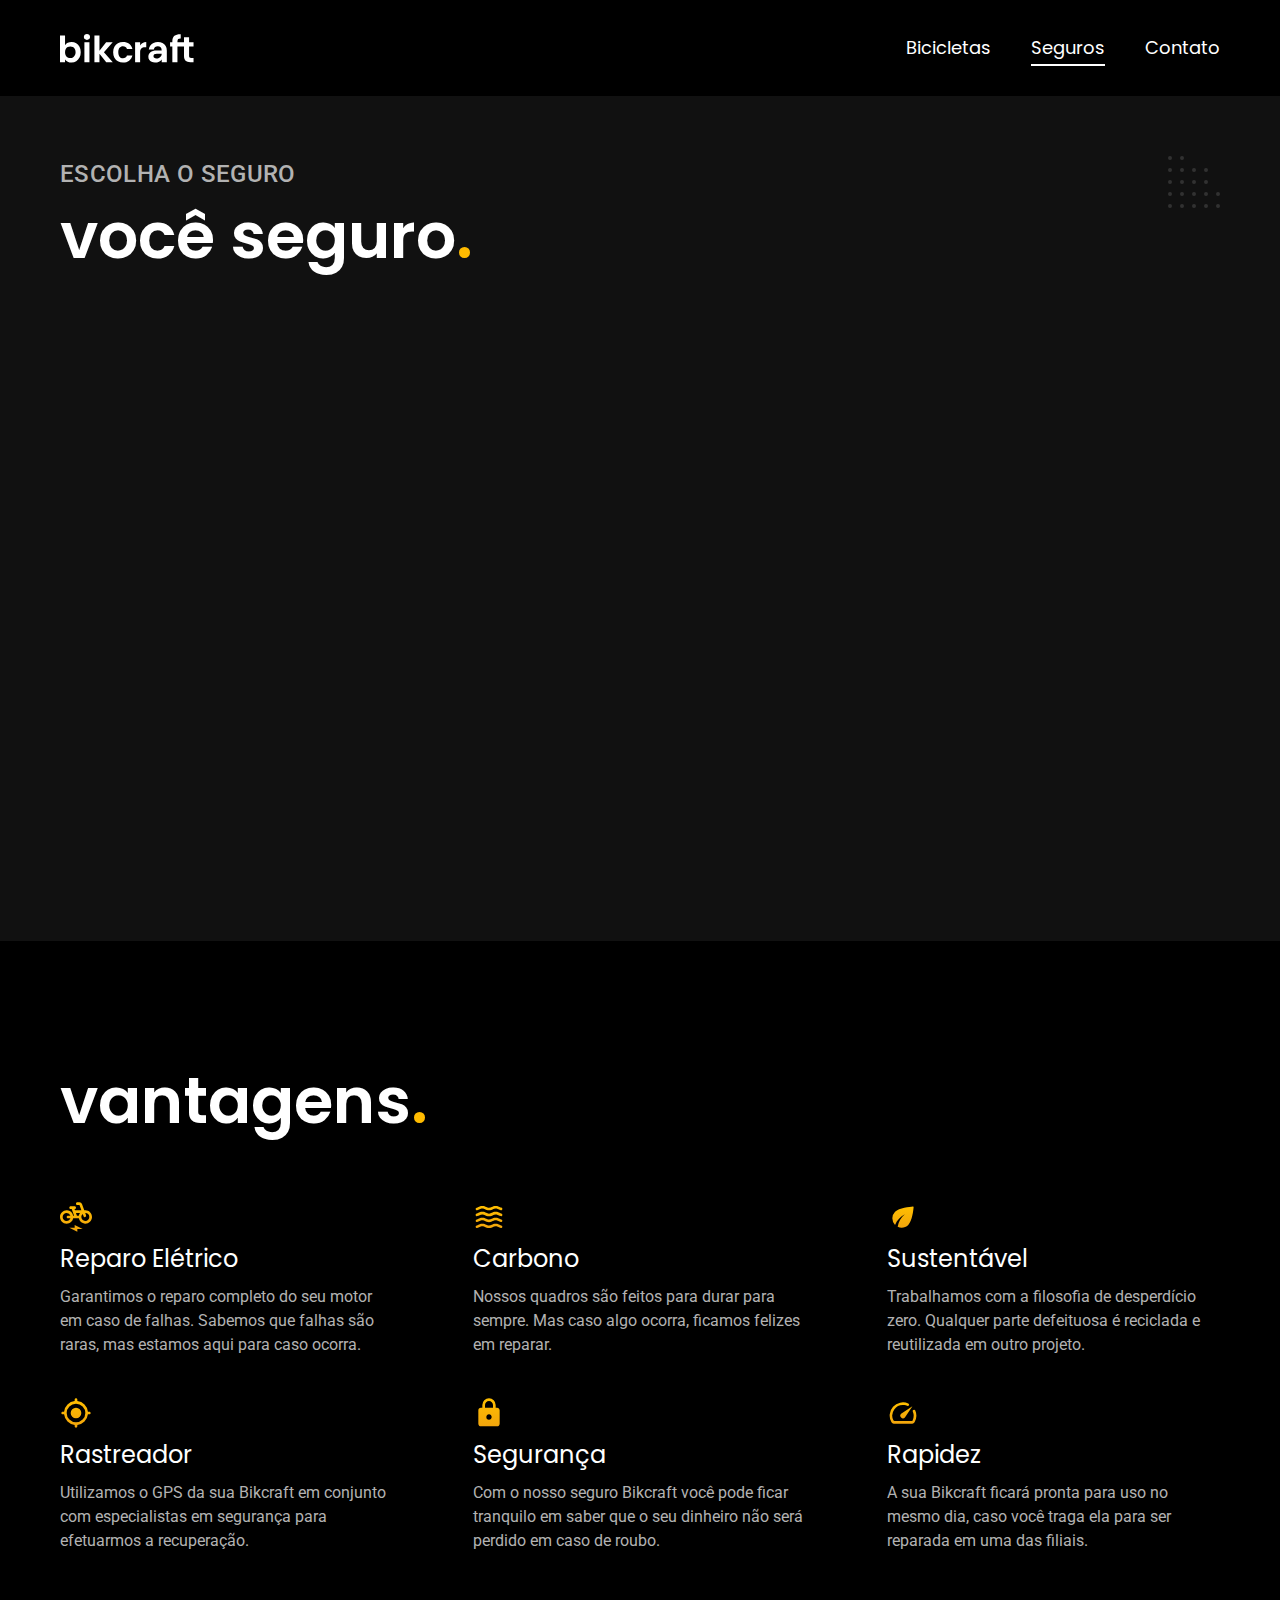
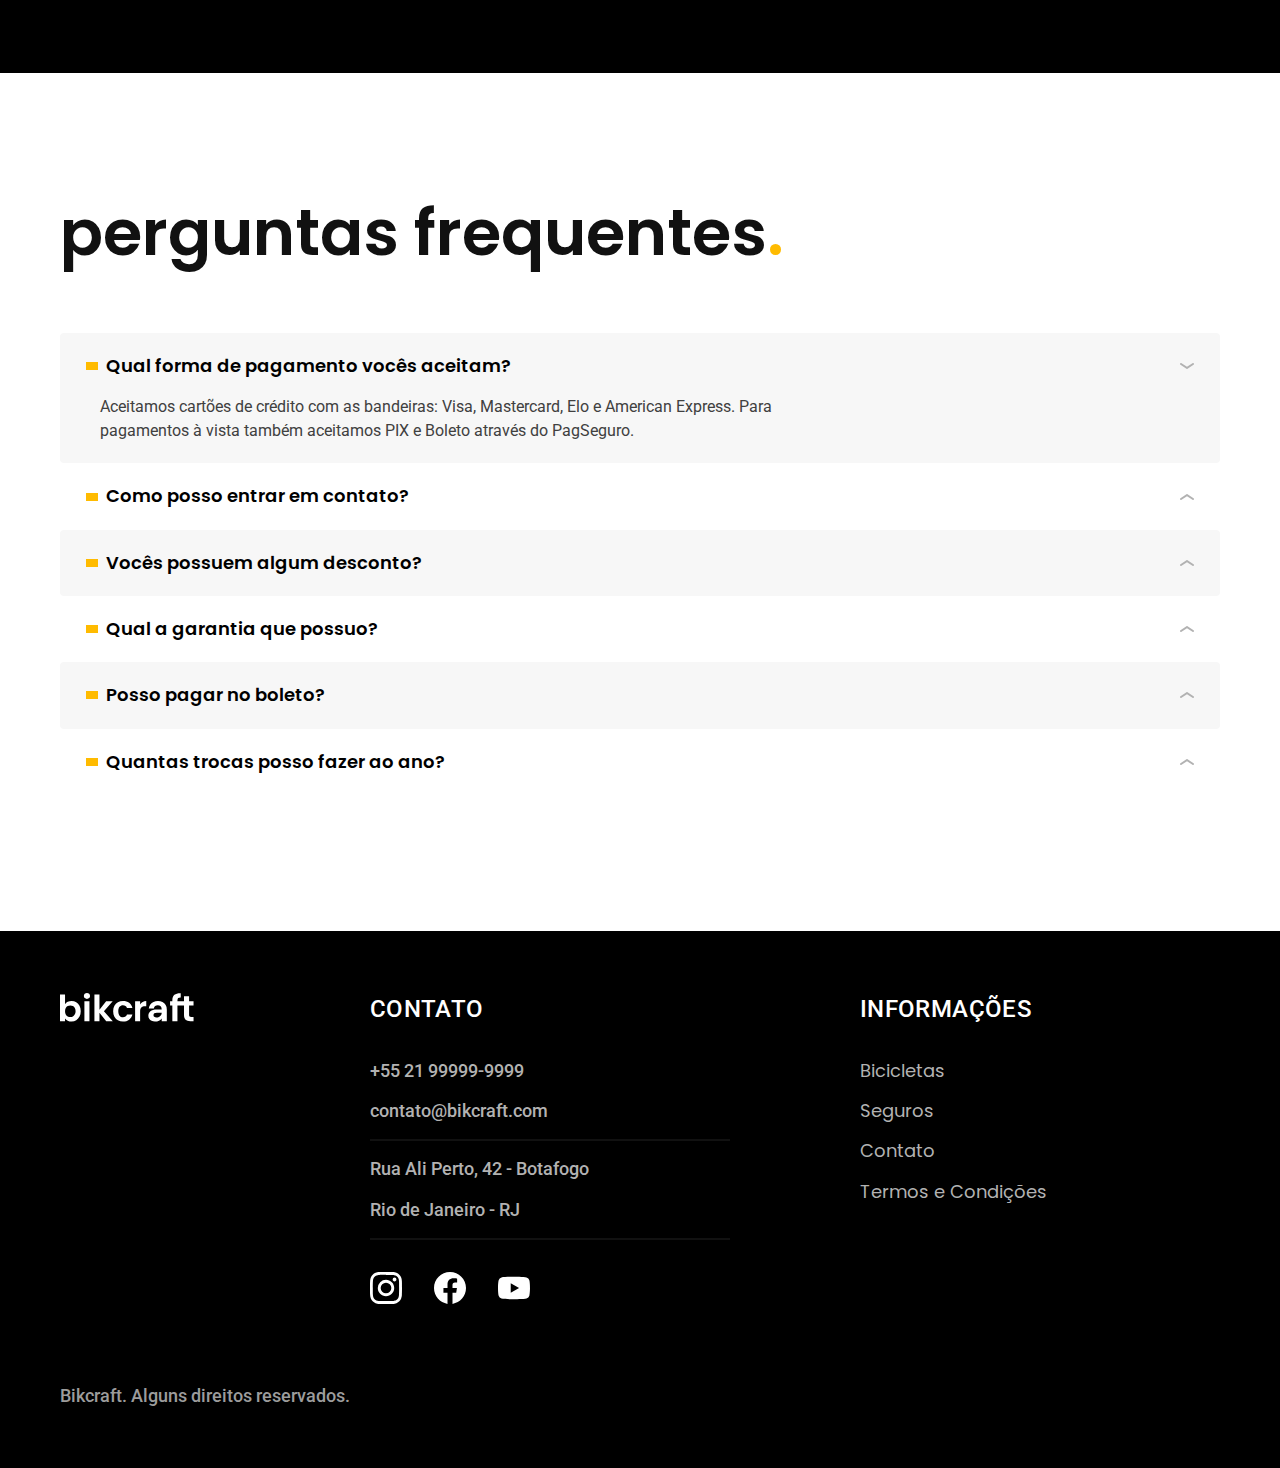
<file: seguros.html>
<!DOCTYPE html>
<html lang="pt-br">
    <head>
        <meta charset="UTF-8">
        <meta name="viewport" content="width=device-width, initial-scale=1">
        <meta name="description" content="Seguros.">
                <link rel="icon" href="img/favicon.svg" type="image/svg+xml">
        <link rel="preload" href="css/style.min.css " as="style">
        <link rel="stylesheet" href="css/style.min.css ">
        <title>Seguros | Bikcraft - Bicicletas Elétricas</title>
        <link rel="preconnect" href="https://fonts.googleapis.com">
        <link rel="preconnect" href="https://fonts.gstatic.com" crossorigin>
        <link href="https://fonts.googleapis.com/css2?family=Merriweather:ital,wght@1,900&family=Poppins:wght@400;600&family=Roboto:wght@400;500&display=swap" rel="stylesheet">
            <script>document.documentElement.classList.add('js');</script>
    </head>
    <body id="seguros">
        <header class="header-bg">
            <div class="header container">
                <a href="index.html"><img src="img/bikcraft.svg" width="136" height="32" alt="Bikcraft"></a>
                <nav aria-label="primária">
                    <ul class="header-menu font-1-m cor-0">
                        <li><a href="bicicletas.html">Bicicletas</a></li>
                        <li><a href="seguros.html">Seguros</a></li>
                        <li><a href="contato.html">Contato</a></li>
                    </ul>
                </nav>
            </div>
        </header>

        <main class="seguros-bg">
            <div class="titulo-bg">
                <div class="titulo container">
                    <p class="font-2-l-b cor-5">Escolha o seguro</p>
                    <h1 class="font-1-xxl cor-0">você seguro<span class="cor-p1">.</span></h1>
                </div>
            </div>
                <div class="seguros container">
                    <div class="seguros-item" data-anime="200">
                        <h3 class="font-1-xl cor-6">PRATA</h3>
                        <span class="font-1-xl cor-0">R$ 199 <span class="font-1-xs cor-6">mensal</span></span>
                        <ul class="font-2-m cor-1">
                            <li>Duas trocas por ano</li>
                            <li>Assistência técnica</li>
                            <li>Suporte 08h às 18h</li>
                            <li>Cobertura estadual</li>
                        </ul>
                        <a class="botao secundario" href="orcamento.html?tipo=seguro&produto=prata">Inscreva-se</a>
                    </div>
    
                    <div class="seguros-item" data-anime="400">
                        <div class="seguros-item">
                        <h3 class="font-1-xl cor-p1">OURO</h3>
                        <span class="font-1-xl cor-0">R$ 299 <span class="font-1-xs cor-6">mensal</span></span>
                        <ul class="font-2-m cor-1">
                            <li>Cinco trocas por ano</li>
                            <li>Assistência especial</li>
                            <li>Suporte 24h</li>
                            <li>Cobertura nacional</li>
                            <li>Desconto em parceiros</li>
                            <li>Acesso ao clube Bikcraft</li>
                        </ul>
                        <a class="botao" href="orcamento.html?tipo=seguro&produto=ouro">Inscreva-se</a>
                    </div>
                </div>
        </main>

        <article class="vantagens-bg">
            <div class="vantagens container">
                <h2 class="font-1-xxl cor-0">vantagens<span class="cor-p1">.</span></h2>

                <ul>
                    <li>
                        <img src="img/icones/eletrica.svg" width="32" height="32" alt="">
                        <h3 class="font-1-l cor-0">Reparo Elétrico</h3>
                        <p class="font-2-s cor-5">Garantimos o reparo completo do seu motor em caso de falhas. Sabemos que falhas são raras, mas estamos aqui para caso ocorra.</p>
                    </li>
                    <li>
                        <img src="img/icones/carbono.svg" width="32" height="32" alt="">
                        <h3 class="font-1-l cor-0">Carbono</h3>
                        <p class="font-2-s cor-5">Nossos quadros são feitos para durar para sempre. Mas caso algo ocorra, ficamos felizes em reparar.</p>
                    </li>
                    <li>
                        <img src="img/icones/sustentavel.svg" width="32" height="32" alt="">
                        <h3 class="font-1-l cor-0">Sustentável</h3>
                        <p class="font-2-s cor-5">Trabalhamos com a filosofia de desperdício zero. Qualquer parte defeituosa é reciclada e reutilizada em outro projeto.</p>
                    </li>
                    <li>
                        <img src="img/icones/rastreador.svg" width="32" height="32" alt="">
                        <h3 class="font-1-l cor-0">Rastreador</h3>
                        <p class="font-2-s cor-5">Utilizamos o GPS da sua Bikcraft em conjunto com especialistas em segurança para efetuarmos a recuperação.</p>
                    </li>
                    <li>
                        <img src="img/icones/seguro.svg" width="32" height="32" alt="">
                        <h3 class="font-1-l cor-0">Segurança</h3>
                        <p class="font-2-s cor-5">Com o nosso seguro Bikcraft você pode ficar tranquilo em saber que o seu dinheiro não será perdido em caso de roubo.</p>
                    </li>
                    <li>
                        <img src="img/icones/velocidade.svg" width="32" height="32" alt="">
                        <h3 class="font-1-l cor-0">Rapidez</h3>
                        <p class="font-2-s cor-5">A sua Bikcraft ficará pronta para uso no mesmo dia, caso você traga ela para ser reparada em uma das filiais.</p>
                    </li>
                </ul>

            </div>
        </article>

        <article class="perguntas container">
            <h2 class="font-1-xxl">perguntas frequentes<span class="cor-p1">.</span></h2>
            <dl>
                <div>
                    <dt><button class="font-1-m-b" aria-controls="pergunta1" aria-expanded="true">Qual forma de pagamento vocês aceitam?</button></dt>
                    <dd id="pergunta1" class="font-2-s cor-9 ativa">Aceitamos cartões de crédito com as bandeiras: Visa, Mastercard, Elo e American Express. Para pagamentos à vista também aceitamos PIX e Boleto através do PagSeguro.</dd>
                </div>
                <div>
                    <dt><button class="font-1-m-b" aria-controls="pergunta2" aria-expanded="false">Como posso entrar em contato?</button></dt>
                    <dd id="pergunta2" class="font-2-s cor-9">Aceitamos cartões de crédito com as bandeiras: Visa, Mastercard, Elo e American Express. Para pagamentos à vista também aceitamos PIX e Boleto através do PagSeguro.</dd>
                </div>
                <div>
                    <dt><button class="font-1-m-b" aria-controls="pergunta3" aria-expanded="false">Vocês possuem algum desconto?</button></dt>
                    <dd id="pergunta3" class="font-2-s cor-9">Aceitamos cartões de crédito com as bandeiras: Visa, Mastercard, Elo e American Express. Para pagamentos à vista também aceitamos PIX e Boleto através do PagSeguro.</dd>
                </div>
                <div>
                    <dt><button class="font-1-m-b" aria-controls="pergunta4" aria-expanded="false">Qual a garantia que possuo?</button></dt>
                    <dd id="pergunta4" class="font-2-s cor-9">Aceitamos cartões de crédito com as bandeiras: Visa, Mastercard, Elo e American Express. Para pagamentos à vista também aceitamos PIX e Boleto através do PagSeguro.</dd>
                </div>
                <div>
                    <dt><button class="font-1-m-b" aria-controls="pergunta5" aria-expanded="false">Posso pagar no boleto?</button></dt>
                    <dd id="pergunta5" class="font-2-s cor-9">Aceitamos cartões de crédito com as bandeiras: Visa, Mastercard, Elo e American Express. Para pagamentos à vista também aceitamos PIX e Boleto através do PagSeguro.</dd>
                </div>
                <div>
                    <dt><button class="font-1-m-b" aria-controls="pergunta6" aria-expanded="false">Quantas trocas posso fazer ao ano?</button></dt>
                    <dd id="pergunta6" class="font-2-s cor-9">Aceitamos cartões de crédito com as bandeiras: Visa, Mastercard, Elo e American Express. Para pagamentos à vista também aceitamos PIX e Boleto através do PagSeguro.</dd>
                </div>
            </dl>
        </article>

        <footer class="footer-bg">
            <div class="footer container">
                <img src="img/bikcraft.svg" width="136" height="32" alt="Bikcraft">
                <div class="footer-contato">
                    <h3 class="font-2-l-b cor-0">Contato</h3>
                    <ul class="cor-5 font-2-m">
                        <li><a href="tel:+5521999999999">+55 21 99999-9999</a></li>
                        <li><a href="mailto:contato@bikcraft.com">contato@bikcraft.com</a></li>
                        <li>Rua Ali Perto, 42 - Botafogo</li>
                        <li>Rio de Janeiro - RJ</li>
                    </ul>
                    <div class="footer-redes">
                        <a href="">
                            <img src="img/redes/instagram.svg" width="32" height="32" alt="Instagram">
                        </a>
                        <a href="">
                            <img src="img/redes/facebook.svg" width="32" height="32" alt="Facebook">
                        </a>
                        <a href="">
                            <img src="img/redes/youtube.svg" width="32" height="32" alt="Youtube">
                        </a>
                    </div>
                </div>

                <div class="footer-informacoes">
                    <h3 class="font-2-l-b cor-0">Informações</h3>
                    <nav>
                        <ul class="font-1-m cor-5">
                            <li><a href="bicicletas.html">Bicicletas</a></li>
                            <li><a href="seguros.html">Seguros</a></li>
                            <li><a href="contato.html">Contato</a></li>
                            <li><a href="termos.html">Termos e Condições</a></li>
                        </ul>
                    </nav>
                </div>


                <p class="footer-copy font-2-m cor-6">Bikcraft. Alguns direitos reservados.</p>
            </div>
        </footer>
        <script src="js/plugins/simple-anime.js"></script>
         <script src="js/script.js"></script>
    </body>
</html>
</file>
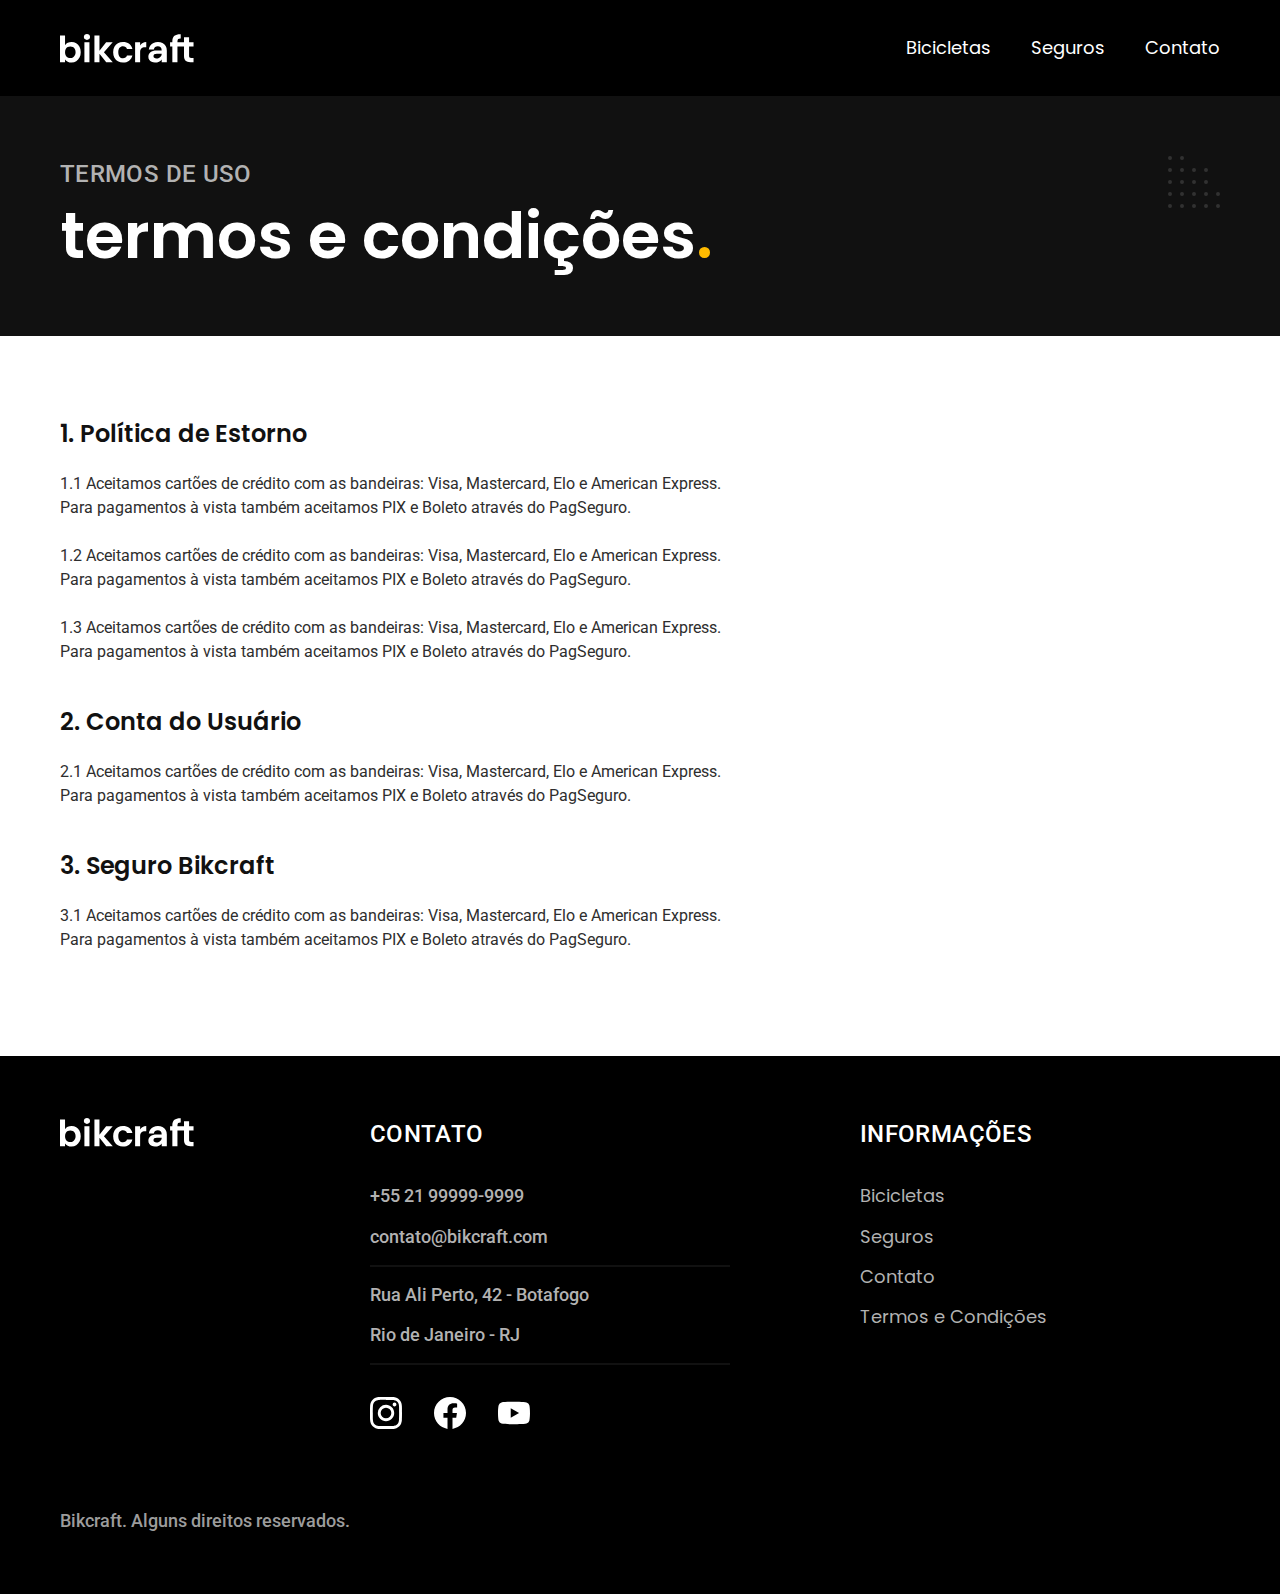
<file: termos.html>
<!DOCTYPE html>
<!DOCTYPE html>
<html lang="pt-br">
    <head>
        <meta charset="UTF-8">
        <meta name="viewport" content="width=device-width, initial-scale=1">
        <meta name="description" content="Termos e condições.">
                <link rel="icon" href="img/favicon.svg" type="image/svg+xml">
        <link rel="preload" href="css/style.min.css " as="style">
        <link rel="stylesheet" href="css/style.min.css ">
        <title>Termos e Condições | Bikcraft - Bicicletas Elétricas</title>
        <link rel="preconnect" href="https://fonts.googleapis.com">
        <link rel="preconnect" href="https://fonts.gstatic.com" crossorigin>
        <link href="https://fonts.googleapis.com/css2?family=Merriweather:ital,wght@1,900&family=Poppins:wght@400;600&family=Roboto:wght@400;500&display=swap" rel="stylesheet">
            <script>document.documentElement.classList.add('js');</script>
    </head>
    <body id="termos">
        <header class="header-bg">
            <div class="header container">
                <a href="index.html"><img src="img/bikcraft.svg" width="136" height="32" alt="Bikcraft"></a>
                <nav aria-label="primária">
                    <ul class="header-menu font-1-m cor-0">
                        <li><a href="bicicletas.html">Bicicletas</a></li>
                        <li><a href="seguros.html">Seguros</a></li>
                        <li><a href="contato.html">Contato</a></li>
                    </ul>
                </nav>
            </div>
        </header>

        <main>
            <div class="titulo-bg">
                <div class="titulo container">
                    <p class="font-2-l-b cor-5">Termos de uso</p>
                    <h1 class="font-1-xxl cor-0">termos e condições<span class="cor-p1">.</span></h1>
                </div>
            </div>

            <div class="termos container font-2-s cor-10">
                <h2 class="font-1-l cor-11">1. Política de Estorno</h2>
                <p>1.1 Aceitamos cartões de crédito com as bandeiras: Visa, Mastercard, Elo e American Express. Para pagamentos à vista também aceitamos PIX e Boleto através do PagSeguro.</p>
                <p>1.2 Aceitamos cartões de crédito com as bandeiras: Visa, Mastercard, Elo e American Express. Para pagamentos à vista também aceitamos PIX e Boleto através do PagSeguro.</p>
                <p>1.3 Aceitamos cartões de crédito com as bandeiras: Visa, Mastercard, Elo e American Express. Para pagamentos à vista também aceitamos PIX e Boleto através do PagSeguro.</p>

                <h2 class="font-1-l cor-11">2. Conta do Usuário</h2>
                <p>2.1 Aceitamos cartões de crédito com as bandeiras: Visa, Mastercard, Elo e American Express. Para pagamentos à vista também aceitamos PIX e Boleto através do PagSeguro.</p>

                <h2 class="font-1-l cor-11">3. Seguro Bikcraft</h2>
                <p>3.1 Aceitamos cartões de crédito com as bandeiras: Visa, Mastercard, Elo e American Express. Para pagamentos à vista também aceitamos PIX e Boleto através do PagSeguro.</p>
            </div>
        </main>

        <footer class="footer-bg">
            <div class="footer container">
                <img src="img/bikcraft.svg" width="136" height="32" alt="Bikcraft">
                <div class="footer-contato">
                    <h3 class="font-2-l-b cor-0">Contato</h3>
                    <ul class="cor-5 font-2-m">
                        <li><a href="tel:+5521999999999">+55 21 99999-9999</a></li>
                        <li><a href="mailto:contato@bikcraft.com">contato@bikcraft.com</a></li>
                        <li>Rua Ali Perto, 42 - Botafogo</li>
                        <li>Rio de Janeiro - RJ</li>
                    </ul>
                    <div class="footer-redes">
                        <a href="">
                            <img src="img/redes/instagram.svg" width="32" height="32" alt="Instagram">
                        </a>
                        <a href="">
                            <img src="img/redes/facebook.svg" width="32" height="32" alt="Facebook">
                        </a>
                        <a href="">
                            <img src="img/redes/youtube.svg" width="32" height="32" alt="Youtube">
                        </a>
                    </div>
                </div>

                <div class="footer-informacoes">
                    <h3 class="font-2-l-b cor-0">Informações</h3>
                    <nav>
                        <ul class="font-1-m cor-5">
                            <li><a href="bicicletas.html">Bicicletas</a></li>
                            <li><a href="seguros.html">Seguros</a></li>
                            <li><a href="contato.html">Contato</a></li>
                            <li><a href="termos.html">Termos e Condições</a></li>
                        </ul>
                    </nav>
                </div>


                <p class="footer-copy font-2-m cor-6">Bikcraft. Alguns direitos reservados.</p>
            </div>
        </footer>
         <script src="js/script.js"></script>
    </body>
</html>
</file>
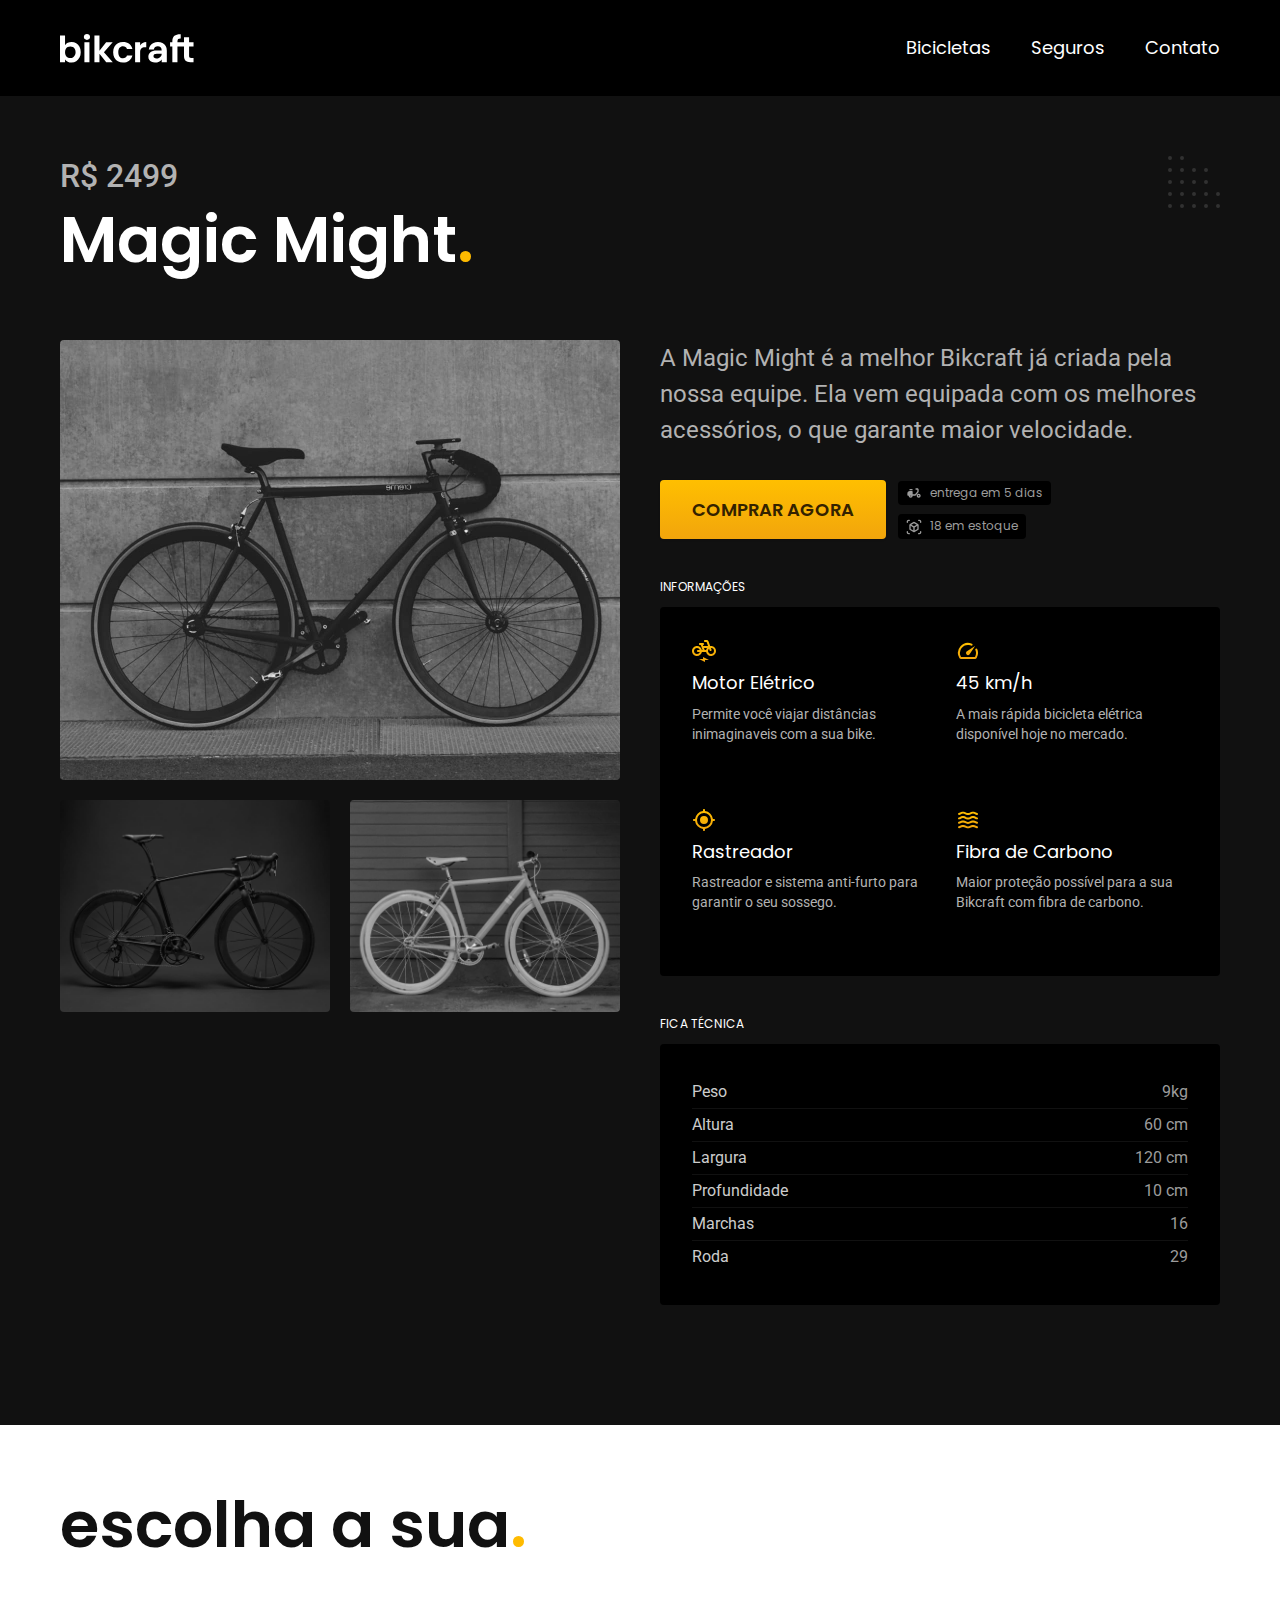
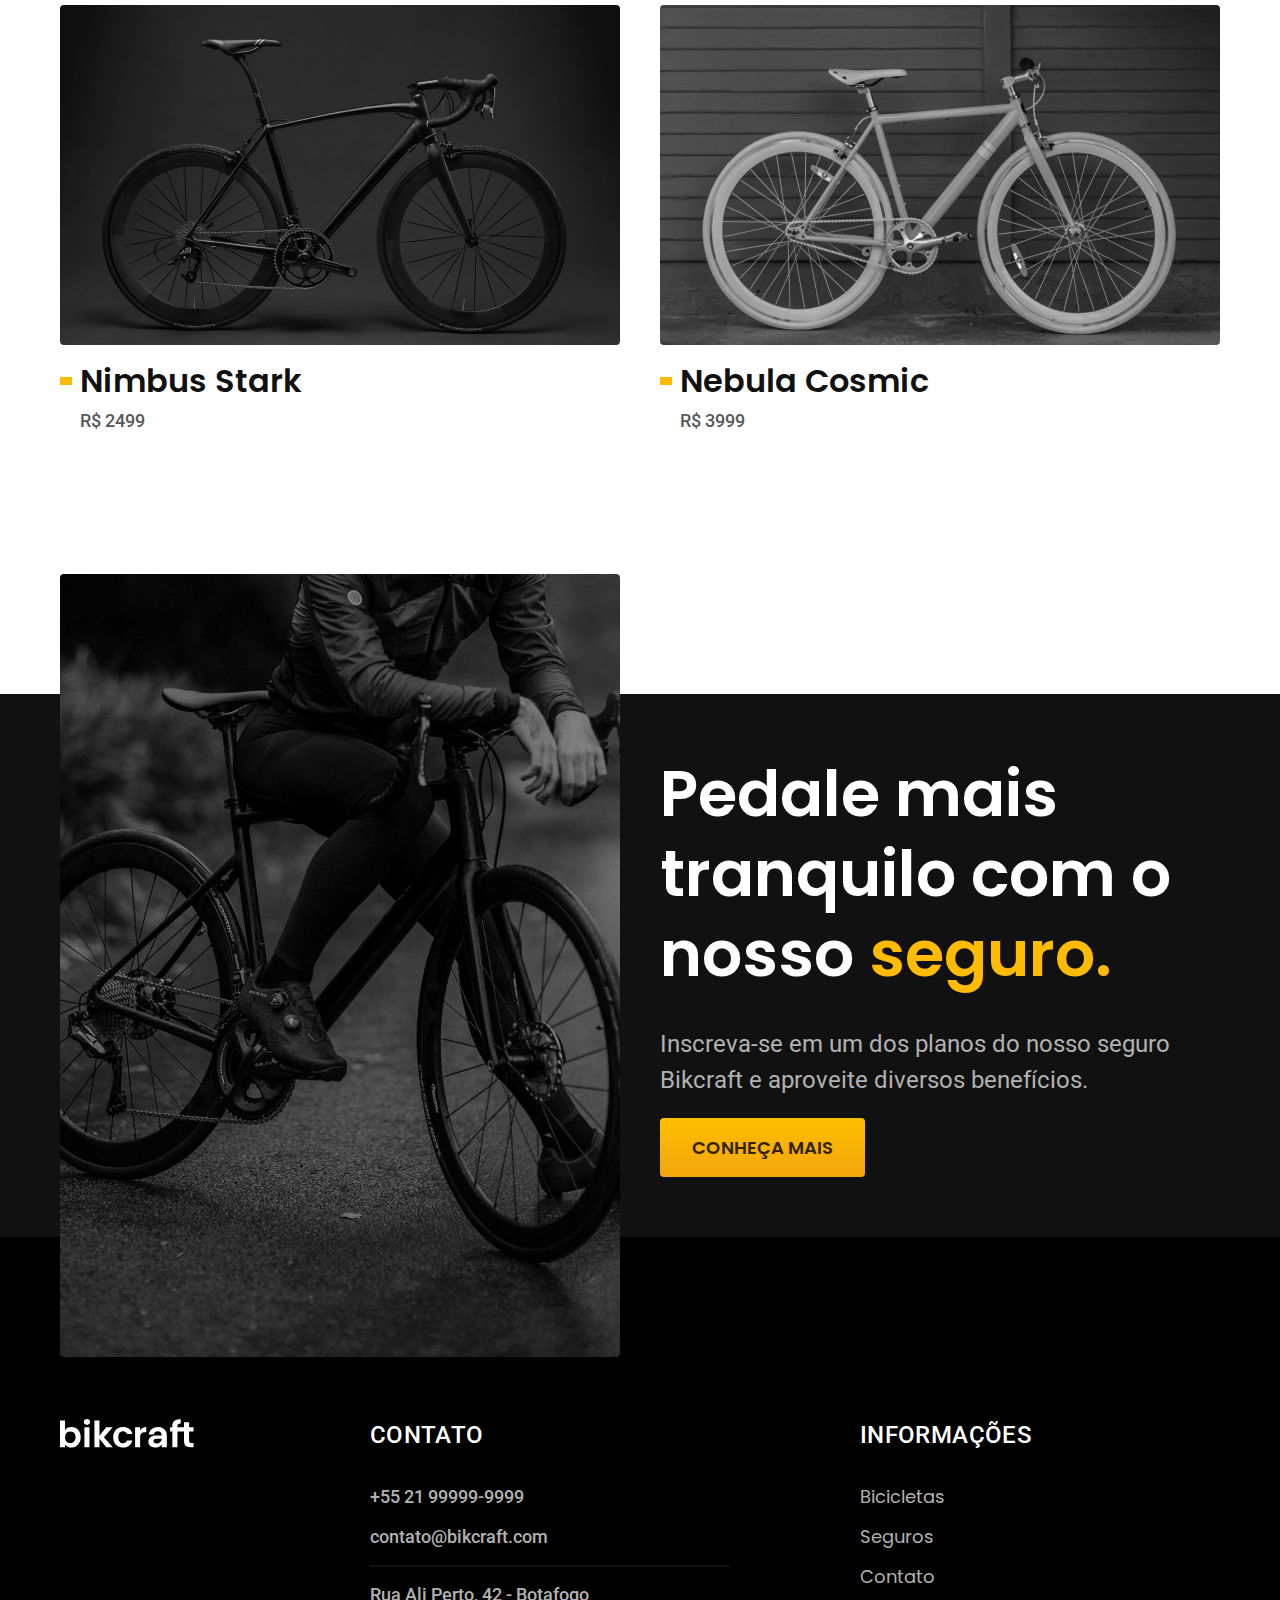
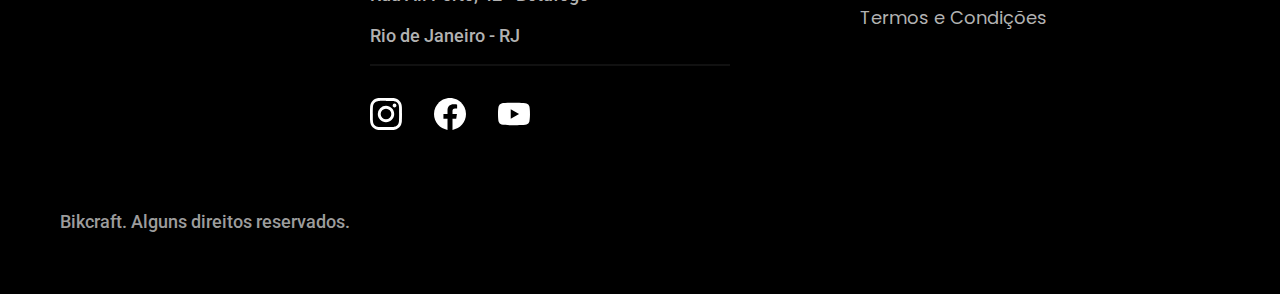
<file: bicicletas/magic.html>
<!DOCTYPE html>
<!DOCTYPE html>
<html lang="pt-br">
    <head>
        <meta charset="UTF-8">
        <meta name="viewport" content="width=device-width, initial-scale=1">
        <meta name="description" content="Magic.">
        <link rel="icon" href="../img/favicon.svg" type="image/svg+xml">
        <link rel="stylesheet" href="../css/style.min.css ">
        <title>Magic | Bikcraft - Bicicletas Elétricas</title>
        <link rel="preconnect" href="https://fonts.googleapis.com">
        <link rel="preconnect" href="https://fonts.gstatic.com" crossorigin>
        <link href="https://fonts.googleapis.com/css2?family=Merriweather:ital,wght@1,900&family=Poppins:wght@400;600&family=Roboto:wght@400;500&display=swap" rel="stylesheet">
            <script>document.documentElement.classList.add('js');</script>
    </head>
    <body id="bicicleta">
        <header class="header-bg">
            <div class="header container">
                <a href="../index.html"><img src="../img/bikcraft.svg" alt="Bikcraft"></a>
                <nav aria-label="primária">
                    <ul class="header-menu font-1-m cor-0">
                        <li><a href="../bicicletas.html">Bicicletas</a></li>
                        <li><a href="../seguros.html">Seguros</a></li>
                        <li><a href="../contato.html">Contato</a></li>
                    </ul>
                </nav>
            </div>
        </header>

        <main class="titulo-bg">
            <div>
                <div class="titulo container">
                    <p class="font-2-xl cor-5">R$ 2499</p>
                    <h1 class="font-1-xxl cor-0">Magic Might<span class="cor-p1">.</span></h1>
                </div>
            </div>

            <div class="bicicleta container">
                <div class="bicicleta-imagens">
                    <img src="../img/bicicleta/nimbus2.jpg" alt="">
                    <img src="../img/bicicleta/nimbus1.jpg" alt="">
                    <img src="../img/bicicleta/nimbus3.jpg" alt="">
                </div>

                <div class="bicicleta-conteudo">
                    <p class="font-2-l cor-5">A Magic Might é a melhor Bikcraft já criada pela nossa equipe. Ela vem equipada com os melhores acessórios, o que garante maior velocidade.</p>

                    <div class="bicicleta-comprar">
                        <a class="botao" href="../orcamento.html?tipo=bikcraft&produto=magic">Comprar agora</a>
                        <span class="font-1-xs cor-6"><img src="../img/icones/entrega.svg" alt="">entrega em 5 dias</span>
                        <span class="font-1-xs cor-6"><img src="../img/icones/estoque.svg" alt="">18 em estoque</span>
                    </div>


                <h2 class="font-1-xs cor-0">Informações</h2>
                <ul class="bicicleta-informacoes">
                    <li>
                        <img src="../img/icones/eletrica.svg" alt="">
                        <h3 class="font-1-m cor-0">Motor Elétrico</h3>
                        <p class="font-2-xs cor-5">Permite você viajar distâncias inimaginaveis com a sua bike.</p>
                    </li>
                    <li>
                        <img src="../img/icones/velocidade.svg" alt="">
                        <h3 class="font-1-m cor-0">45 km/h</h3>
                        <p class="font-2-xs cor-5">A mais rápida bicicleta elétrica disponível hoje no mercado.</p>
                    </li>
                    <li>
                        <img src="../img/icones/rastreador.svg" alt="">
                        <h3 class="font-1-m cor-0">Rastreador</h3>
                        <p class="font-2-xs cor-5">Rastreador e sistema anti-furto para garantir o seu sossego.</p>
                    </li>
                    <li>
                        <img src="../img/icones/carbono.svg" alt="">
                        <h3 class="font-1-m cor-0">Fibra de Carbono</h3>
                        <p class="font-2-xs cor-5">Maior proteção possível para a sua Bikcraft com fibra de carbono.</p>
                    </li>
                </ul>

                <h2 class="font-1-xs cor-0">Fica Técnica</h2>
                <ul class="bicicleta-ficha font-2-s cor-4">
                    <li>Peso <span>9kg</span></li>
                    <li>Altura <span>60 cm</span></li>
                    <li>Largura <span>120 cm</span></li>
                    <li>Profundidade <span>10 cm</span></li>
                    <li>Marchas <span>16</span></li>
                    <li>Roda <span>29</span></li>
                </ul>
            </div>
            </div>
        </main>

        <article class="bicicletas-lista container">
            <h2 class="font-1-xxl">escolha a sua<span class="cor-p1">.</span></h2>
            <ul>
                <li>
                    <a href="./nimbus.html">
                        <img src="../img/bicicletas/nimbus.jpg" alt="Bicicleta preta">
                        <h3 class="font-1-xl">Nimbus Stark</h3>
                        <span class="font-2-m cor-8">R$ 2499</span>
                    </a>
                </li>
                <li>
                    <a href="./nebula.html">
                        <img src="../img/bicicletas/nebula.jpg" alt="Bicicleta preta">
                        <h3 class="font-1-xl">Nebula Cosmic</h3>
                        <span class="font-2-m cor-8">R$ 3999</span>
                    </a>
                </li>
            </ul>
        </article>

        <article class="seguro-bg">
            <div class="seguro container">
                <div class="seguro-imagem"><img src="../img/fotos/seguros.jpg" alt="Pessoa parada em cima de uma bicicleta"></div>
                <div class="seguro-conteudo">
                    <h2 class="font-1-xxl cor-0">Pedale mais tranquilo com o nosso <span class="cor-p1">seguro.</span></h2>
                    <p class="font-2-l cor-5">Inscreva-se em um dos planos do nosso seguro Bikcraft e aproveite diversos benefícios.</p>
                    <a class="botao" href="../seguros.html">Conheça mais</a>
                </div>
            </div>
        </article>

        <footer class="footer-bg">
            <div class="footer container">
                <img src="../img/bikcraft.svg" alt="Bikcraft">
                <div class="footer-contato">
                    <h3 class="font-2-l-b cor-0">Contato</h3>
                    <ul class="cor-5 font-2-m">
                        <li><a href="tel:+5521999999999">+55 21 99999-9999</a></li>
                        <li><a href="mailto:contato@bikcraft.com">contato@bikcraft.com</a></li>
                        <li>Rua Ali Perto, 42 - Botafogo</li>
                        <li>Rio de Janeiro - RJ</li>
                    </ul>
                    <div class="footer-redes">
                        <a href="">
                            <img src="../img/redes/instagram.svg" alt="Instagram">
                        </a>
                        <a href="">
                            <img src="../img/redes/facebook.svg" alt="Facebook">
                        </a>
                        <a href="">
                            <img src="../img/redes/youtube.svg" alt="Youtube">
                        </a>
                    </div>
                </div>

                <div class="footer-informacoes">
                    <h3 class="font-2-l-b cor-0">Informações</h3>
                    <nav>
                        <ul class="font-1-m cor-5">
                            <li><a href="../bicicletas.html">Bicicletas</a></li>
                            <li><a href="../seguros.html">Seguros</a></li>
                            <li><a href="contato.html">Contato</a></li>
                            <li><a href="../termos.html">Termos e Condições</a></li>
                        </ul>
                    </nav>
                </div>


                <p class="footer-copy font-2-m cor-6">Bikcraft. Alguns direitos reservados.</p>
            </div>
        </footer>
         <script src="../js/script.js"></script>
    </body>
</html>
</file>
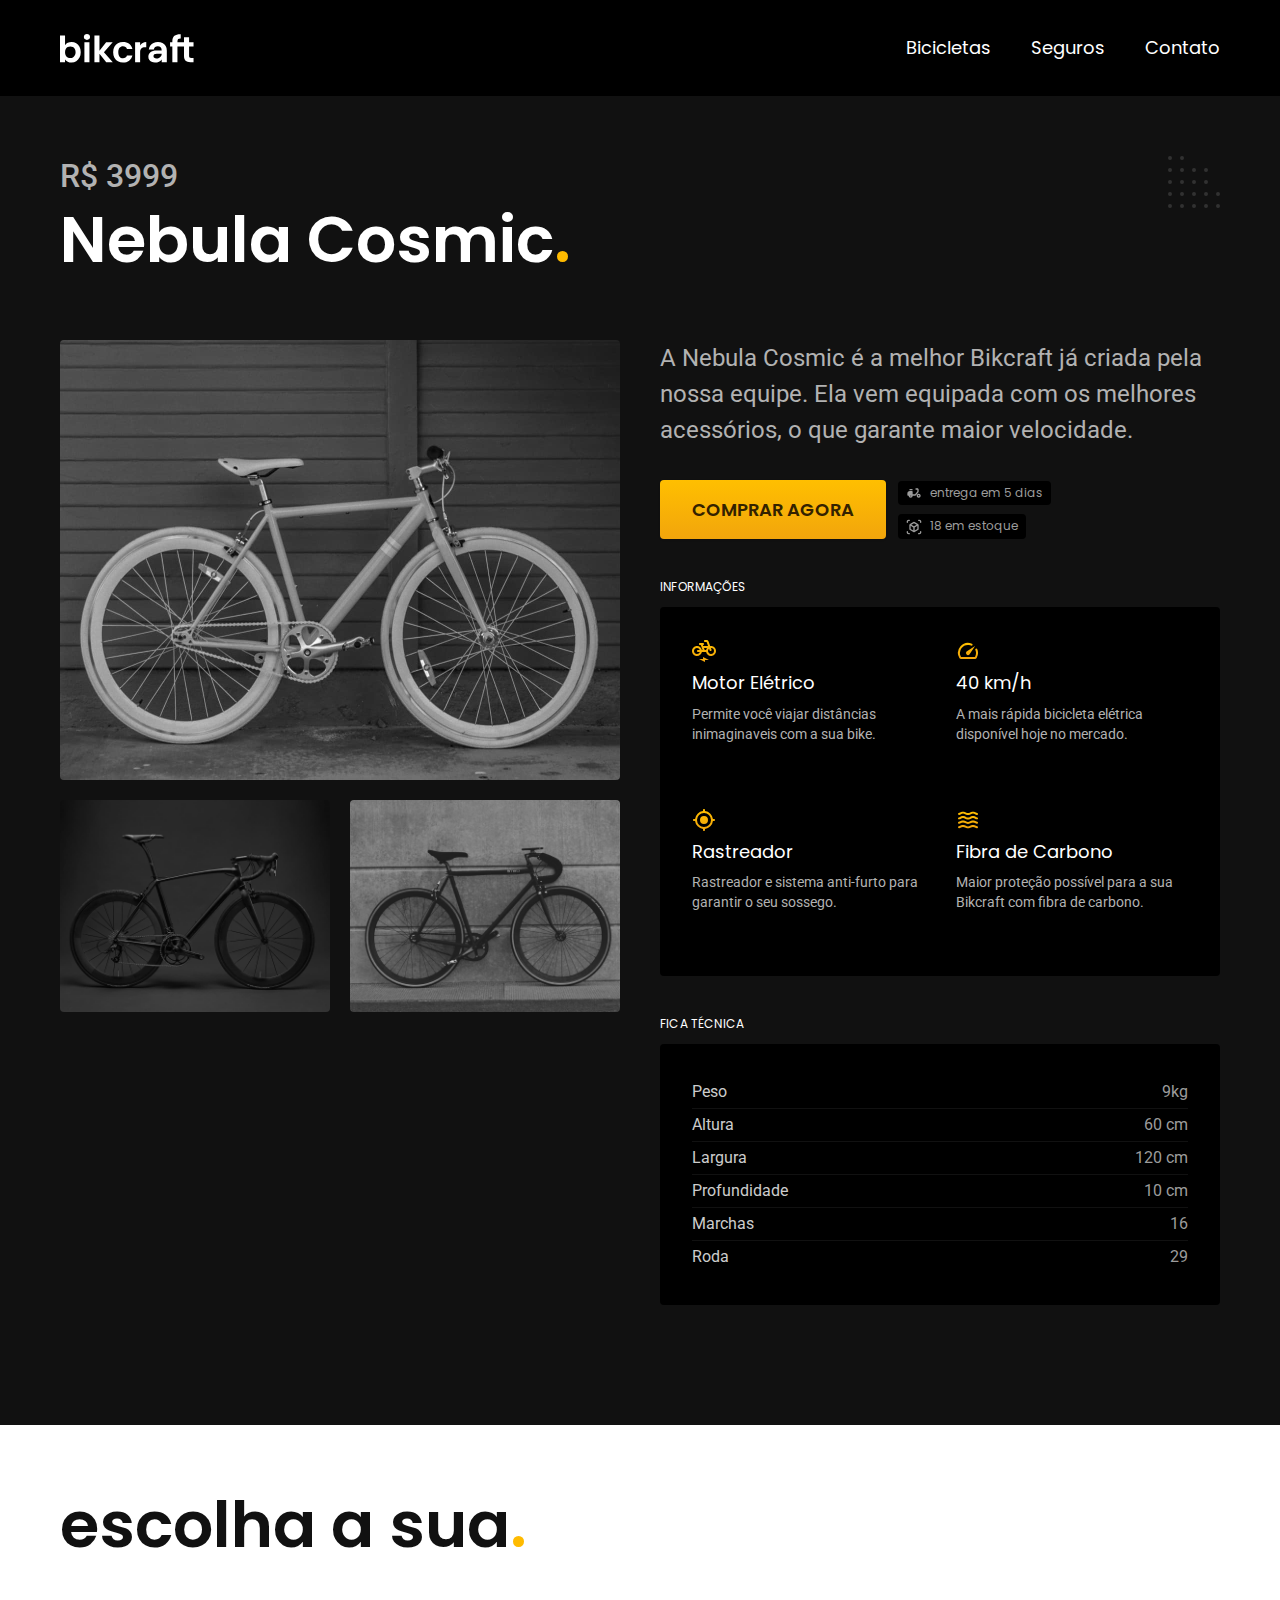
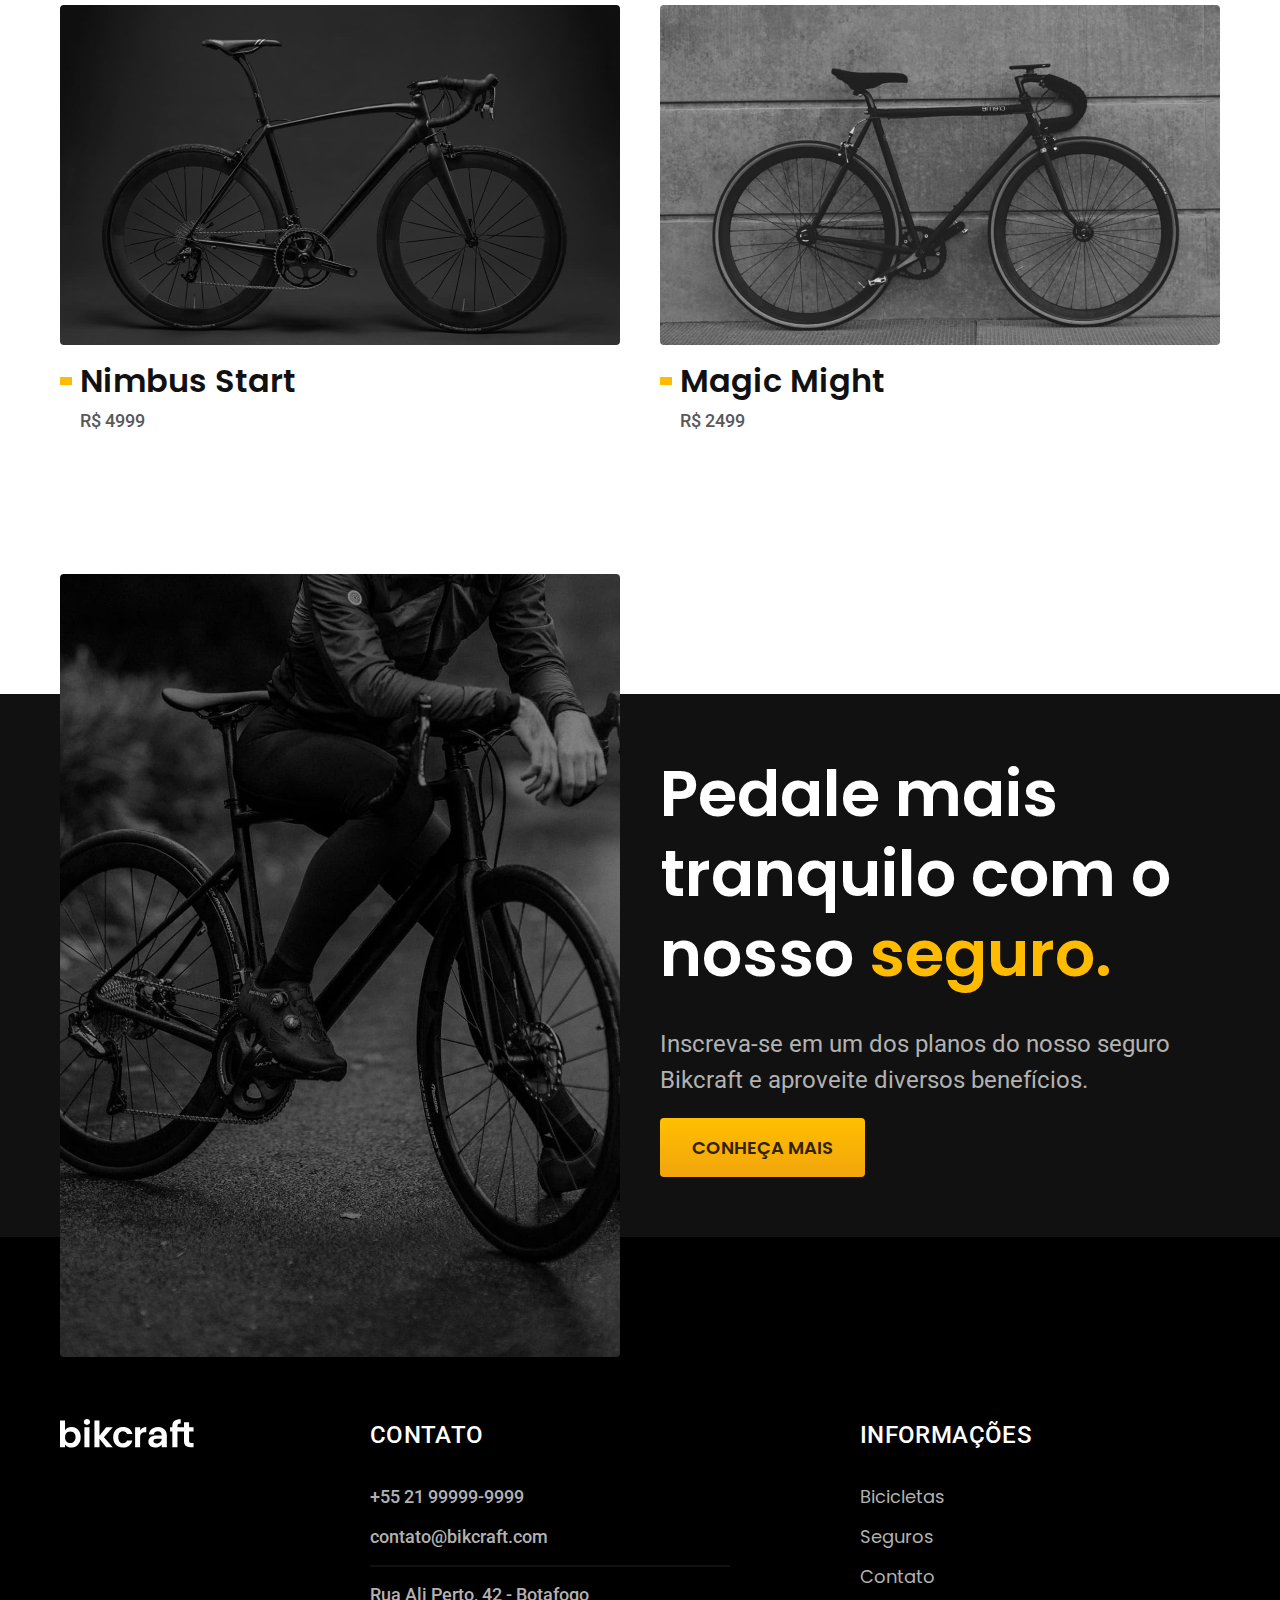
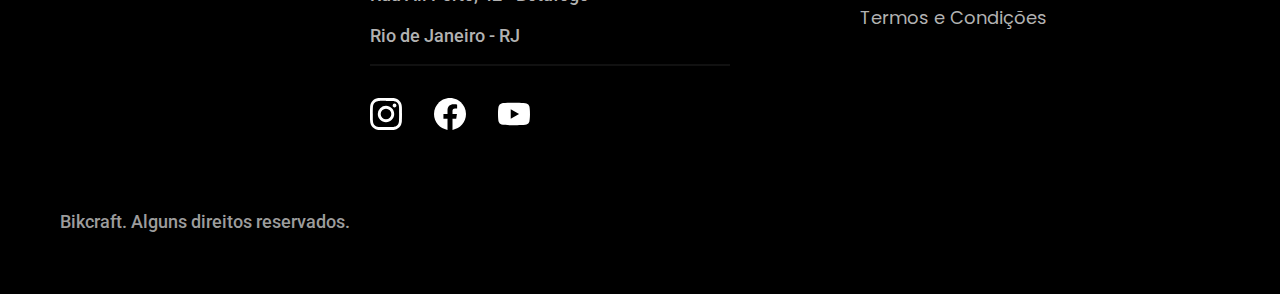
<file: bicicletas/nebula.html>
<!DOCTYPE html>
<!DOCTYPE html>
<html lang="pt-br">
    <head>
        <meta charset="UTF-8">
        <meta name="viewport" content="width=device-width, initial-scale=1">
        <meta name="description" content="Nebula.">
        <link rel="stylesheet" href="../css/style.min.css ">
        <title>Nebula | Bikcraft - Bicicletas Elétricas</title>
        <link rel="icon" href="../img/favicon.svg" type="image/svg+xml">
        <link rel="preconnect" href="https://fonts.googleapis.com">
        <link rel="preconnect" href="https://fonts.gstatic.com" crossorigin>
        <link href="https://fonts.googleapis.com/css2?family=Merriweather:ital,wght@1,900&family=Poppins:wght@400;600&family=Roboto:wght@400;500&display=swap" rel="stylesheet">
            <script>document.documentElement.classList.add('js');</script>
    </head>
    <body id="bicicleta">
        <header class="header-bg">
            <div class="header container">
                <a href="../index.html"><img src="../img/bikcraft.svg" alt="Bikcraft"></a>
                <nav aria-label="primária">
                    <ul class="header-menu font-1-m cor-0">
                        <li><a href="../bicicletas.html">Bicicletas</a></li>
                        <li><a href="../seguros.html">Seguros</a></li>
                        <li><a href="../contato.html">Contato</a></li>
                    </ul>
                </nav>
            </div>
        </header>

        <main class="titulo-bg">
            <div>
                <div class="titulo container">
                    <p class="font-2-xl cor-5">R$ 3999</p>
                    <h1 class="font-1-xxl cor-0">Nebula Cosmic<span class="cor-p1">.</span></h1>
                </div>
            </div>

            <div class="bicicleta container">
                <div class="bicicleta-imagens">
                    <img src="../img/bicicleta/nimbus3.jpg" alt="">
                    <img src="../img/bicicleta/nimbus1.jpg" alt="">
                    <img src="../img/bicicleta/nimbus2.jpg" alt="">
                </div>

                <div class="bicicleta-conteudo">
                    <p class="font-2-l cor-5">A Nebula Cosmic é a melhor Bikcraft já criada pela nossa equipe. Ela vem equipada com os melhores acessórios, o que garante maior velocidade.</p>

                    <div class="bicicleta-comprar">
                        <a class="botao" href="../orcamento.html?tipo=bikcraft&produto=nebula">Comprar agora</a>
                        <span class="font-1-xs cor-6"><img src="../img/icones/entrega.svg" alt="">entrega em 5 dias</span>
                        <span class="font-1-xs cor-6"><img src="../img/icones/estoque.svg" alt="">18 em estoque</span>
                    </div>


                <h2 class="font-1-xs cor-0">Informações</h2>
                <ul class="bicicleta-informacoes">
                    <li>
                        <img src="../img/icones/eletrica.svg" alt="">
                        <h3 class="font-1-m cor-0">Motor Elétrico</h3>
                        <p class="font-2-xs cor-5">Permite você viajar distâncias inimaginaveis com a sua bike.</p>
                    </li>
                    <li>
                        <img src="../img/icones/velocidade.svg" alt="">
                        <h3 class="font-1-m cor-0">40 km/h</h3>
                        <p class="font-2-xs cor-5">A mais rápida bicicleta elétrica disponível hoje no mercado.</p>
                    </li>
                    <li>
                        <img src="../img/icones/rastreador.svg" alt="">
                        <h3 class="font-1-m cor-0">Rastreador</h3>
                        <p class="font-2-xs cor-5">Rastreador e sistema anti-furto para garantir o seu sossego.</p>
                    </li>
                    <li>
                        <img src="../img/icones/carbono.svg" alt="">
                        <h3 class="font-1-m cor-0">Fibra de Carbono</h3>
                        <p class="font-2-xs cor-5">Maior proteção possível para a sua Bikcraft com fibra de carbono.</p>
                    </li>
                </ul>

                <h2 class="font-1-xs cor-0">Fica Técnica</h2>
                <ul class="bicicleta-ficha font-2-s cor-4">
                    <li>Peso <span>9kg</span></li>
                    <li>Altura <span>60 cm</span></li>
                    <li>Largura <span>120 cm</span></li>
                    <li>Profundidade <span>10 cm</span></li>
                    <li>Marchas <span>16</span></li>
                    <li>Roda <span>29</span></li>
                </ul>
            </div>
            </div>
        </main>

        <article class="bicicletas-lista container">
            <h2 class="font-1-xxl">escolha a sua<span class="cor-p1">.</span></h2>
            <ul>
                <li>
                    <a href="./nimbus.html">
                        <img src="../img/bicicletas/nimbus.jpg" alt="Bicicleta preta">
                        <h3 class="font-1-xl">Nimbus Start</h3>
                        <span class="font-2-m cor-8">R$ 4999</span>
                    </a>
                </li>
                <li>
                    <a href="./magic.html">
                        <img src="../img/bicicletas/magic.jpg" alt="Bicicleta preta">
                        <h3 class="font-1-xl">Magic Might</h3>
                        <span class="font-2-m cor-8">R$ 2499</span>
                    </a>
                </li>
            </ul>
        </article>

        <article class="seguro-bg">
            <div class="seguro container">
                <div class="seguro-imagem"><img src="../img/fotos/seguros.jpg" alt="Pessoa parada em cima de uma bicicleta"></div>
                <div class="seguro-conteudo">
                    <h2 class="font-1-xxl cor-0">Pedale mais tranquilo com o nosso <span class="cor-p1">seguro.</span></h2>
                    <p class="font-2-l cor-5">Inscreva-se em um dos planos do nosso seguro Bikcraft e aproveite diversos benefícios.</p>
                    <a class="botao" href="../seguros.html">Conheça mais</a>
                </div>
            </div>
        </article>

        <footer class="footer-bg">
            <div class="footer container">
                <img src="../img/bikcraft.svg" alt="Bikcraft">
                <div class="footer-contato">
                    <h3 class="font-2-l-b cor-0">Contato</h3>
                    <ul class="cor-5 font-2-m">
                        <li><a href="tel:+5521999999999">+55 21 99999-9999</a></li>
                        <li><a href="mailto:contato@bikcraft.com">contato@bikcraft.com</a></li>
                        <li>Rua Ali Perto, 42 - Botafogo</li>
                        <li>Rio de Janeiro - RJ</li>
                    </ul>
                    <div class="footer-redes">
                        <a href="">
                            <img src="../img/redes/instagram.svg" alt="Instagram">
                        </a>
                        <a href="">
                            <img src="../img/redes/facebook.svg" alt="Facebook">
                        </a>
                        <a href="">
                            <img src="../img/redes/youtube.svg" alt="Youtube">
                        </a>
                    </div>
                </div>

                <div class="footer-informacoes">
                    <h3 class="font-2-l-b cor-0">Informações</h3>
                    <nav>
                        <ul class="font-1-m cor-5">
                            <li><a href="../bicicletas.html">Bicicletas</a></li>
                            <li><a href="../seguros.html">Seguros</a></li>
                            <li><a href="contato.html">Contato</a></li>
                            <li><a href="../termos.html">Termos e Condições</a></li>
                        </ul>
                    </nav>
                </div>


                <p class="footer-copy font-2-m cor-6">Bikcraft. Alguns direitos reservados.</p>
            </div>
        </footer>
         <script src="../js/script.js"></script>
    </body>
</html>
</file>
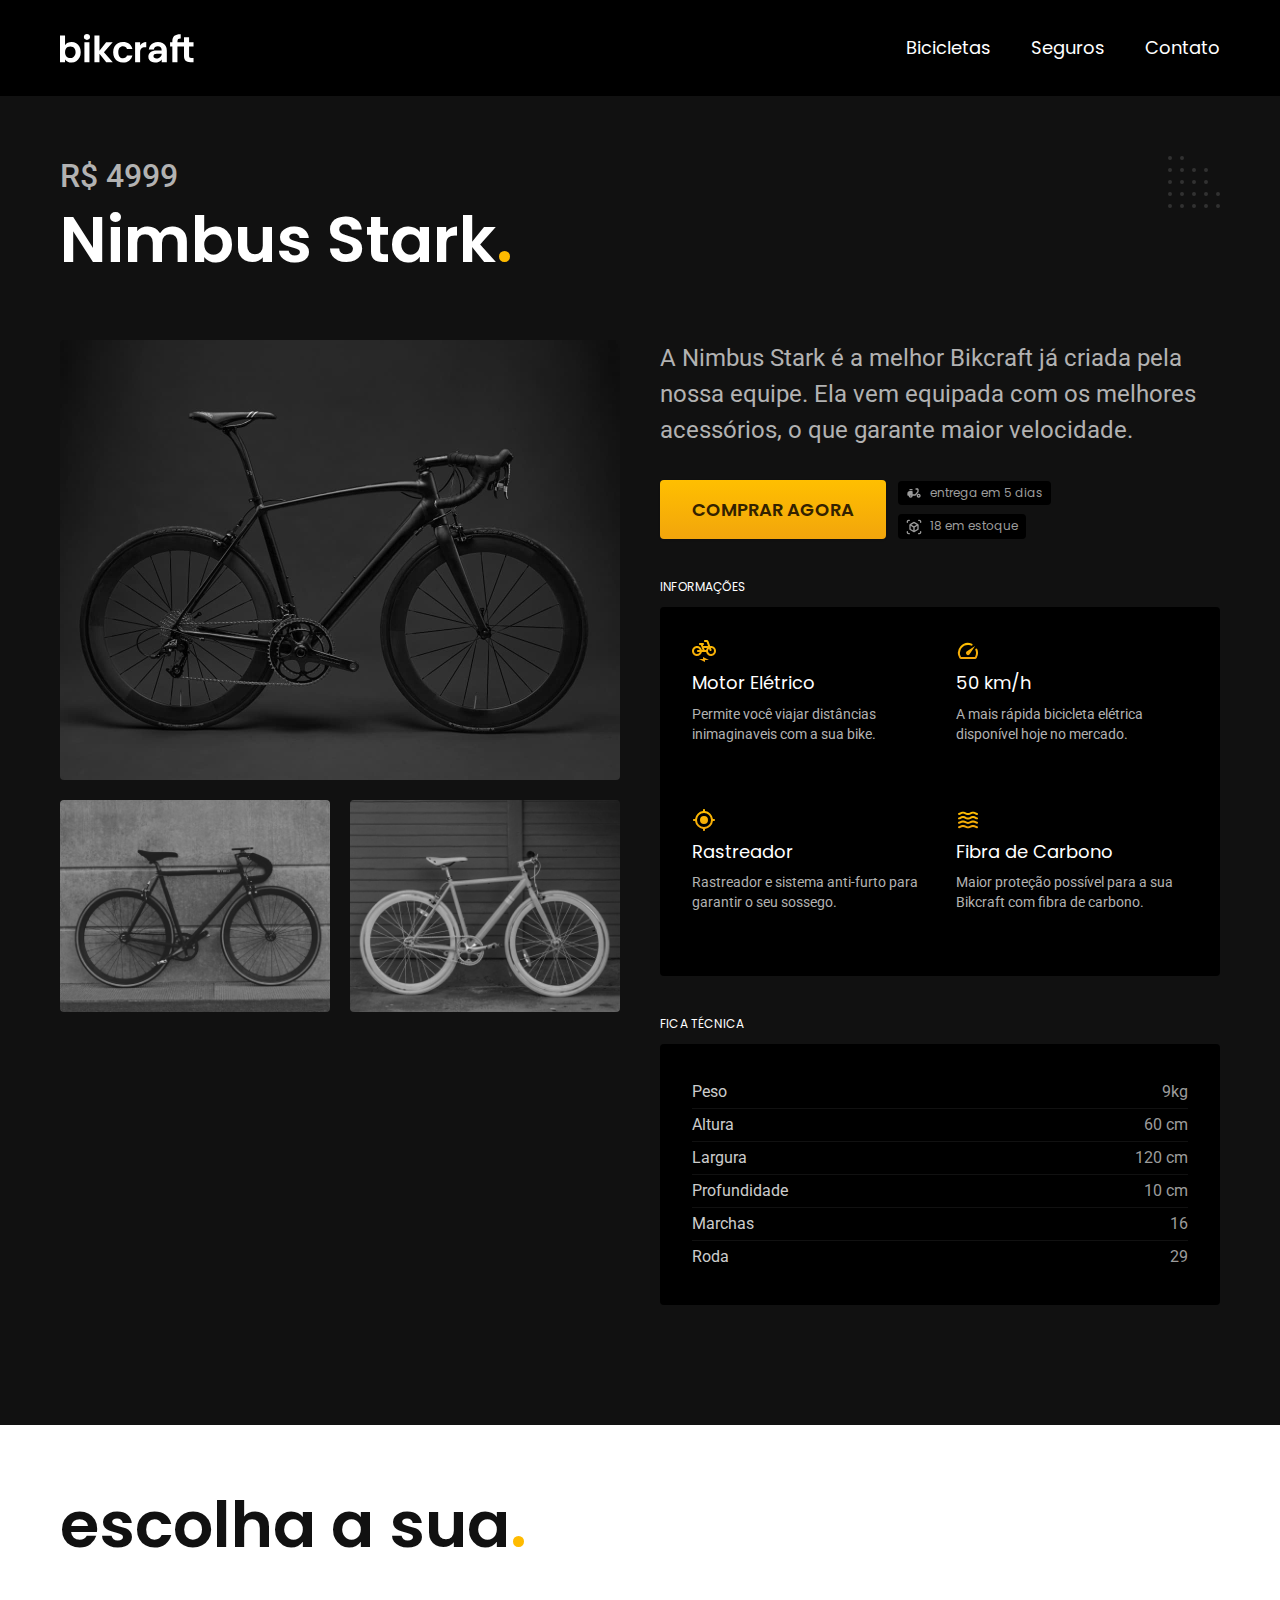
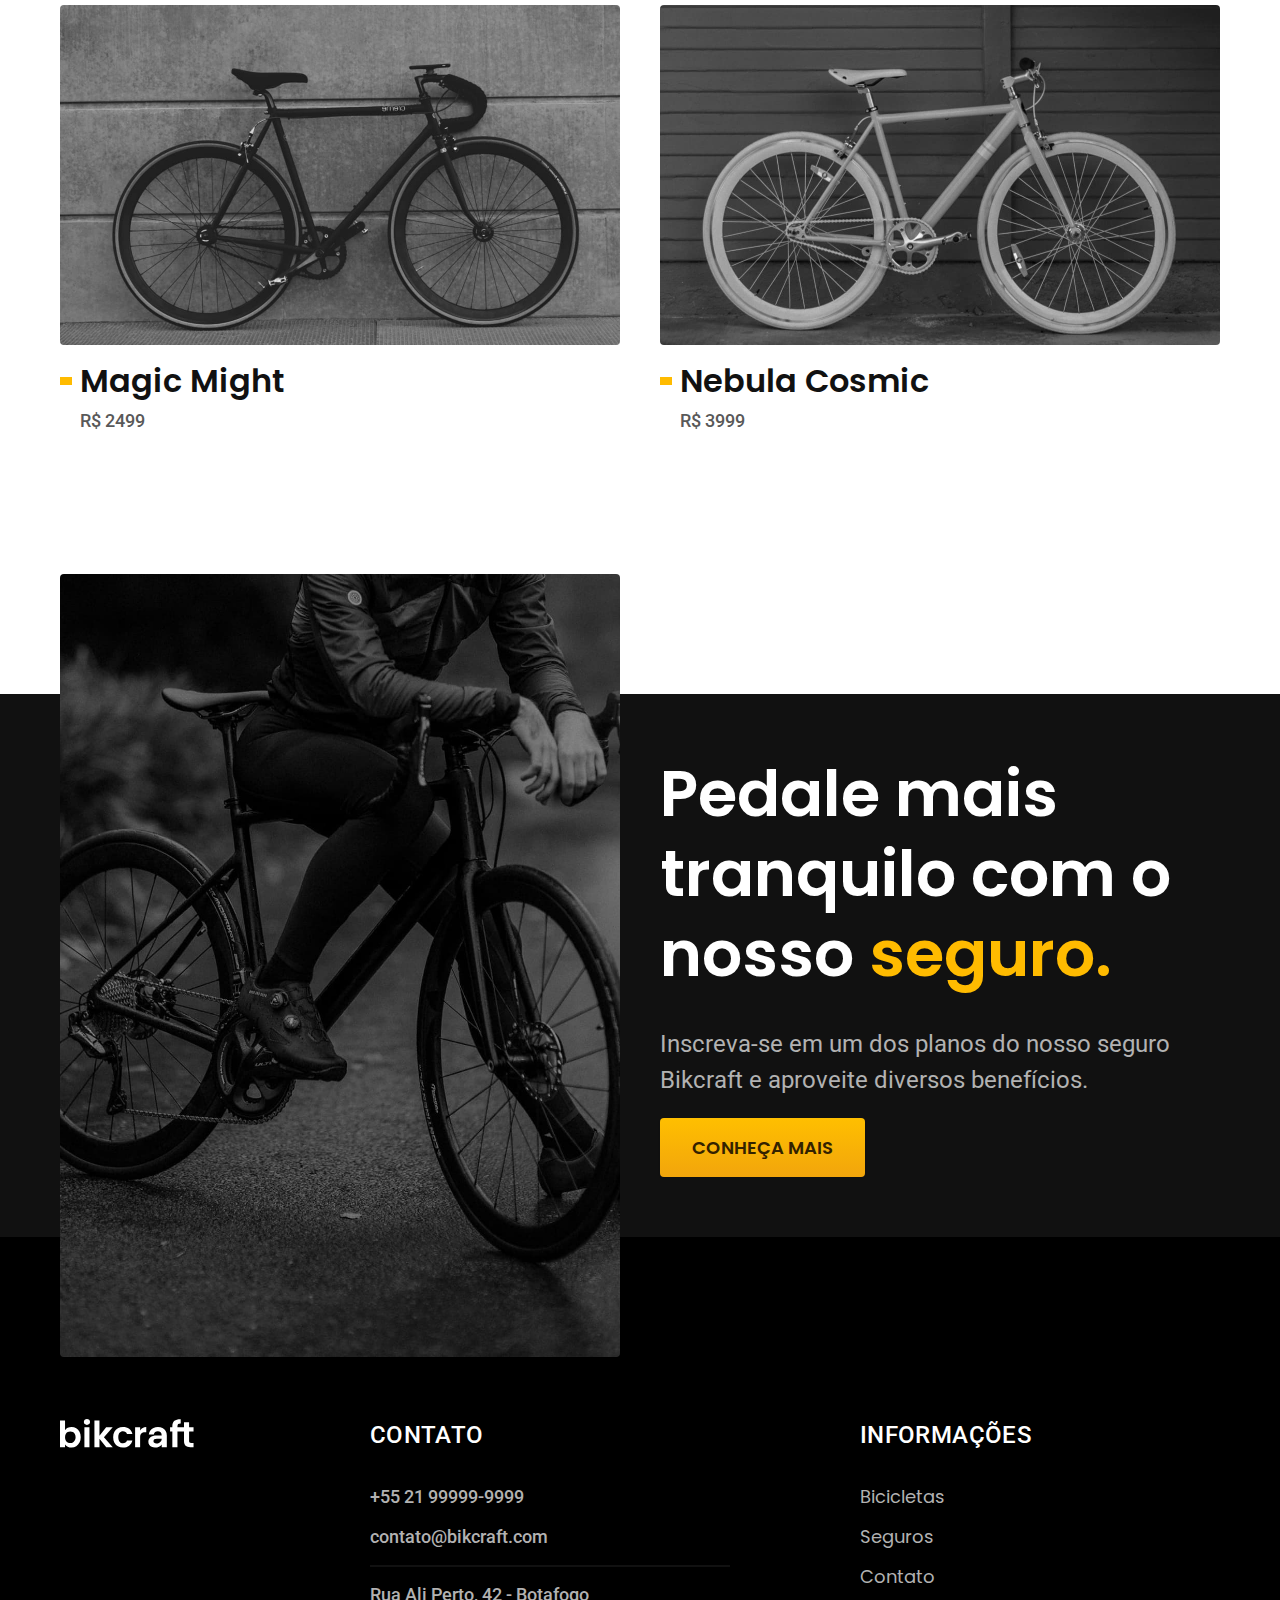
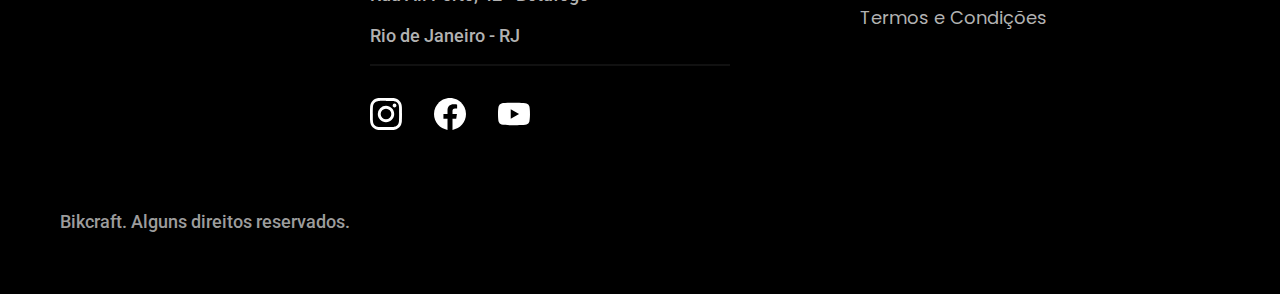
<file: bicicletas/nimbus.html>
<!DOCTYPE html>
<!DOCTYPE html>
<html lang="pt-br">
    <head>
        <meta charset="UTF-8">
        <meta name="viewport" content="width=device-width, initial-scale=1">
        <meta name="description" content="Nimbus.">
        <link rel="stylesheet" href="../css/style.min.css ">
        <title>Nimbus | Bikcraft - Bicicletas Elétricas</title>
        <link rel="icon" href="../img/favicon.svg" type="image/svg+xml">
        <link rel="preconnect" href="https://fonts.googleapis.com">
        <link rel="preconnect" href="https://fonts.gstatic.com" crossorigin>
        <link href="https://fonts.googleapis.com/css2?family=Merriweather:ital,wght@1,900&family=Poppins:wght@400;600&family=Roboto:wght@400;500&display=swap" rel="stylesheet">
            <script>document.documentElement.classList.add('js');</script>
    </head>
    <body id="bicicleta">
        <header class="header-bg">
            <div class="header container">
                <a href="../index.html"><img src="../img/bikcraft.svg" alt="Bikcraft"></a>
                <nav aria-label="primária">
                    <ul class="header-menu font-1-m cor-0">
                        <li><a href="../bicicletas.html">Bicicletas</a></li>
                        <li><a href="../seguros.html">Seguros</a></li>
                        <li><a href="../contato.html">Contato</a></li>
                    </ul>
                </nav>
            </div>
        </header>

        <main class="titulo-bg">
            <div>
                <div class="titulo container">
                    <p class="font-2-xl cor-5">R$ 4999</p>
                    <h1 class="font-1-xxl cor-0">Nimbus Stark<span class="cor-p1">.</span></h1>
                </div>
            </div>

            <div class="bicicleta container">
                <div class="bicicleta-imagens">
                    <img src="../img/bicicleta/nimbus1.jpg" alt="">
                    <img src="../img/bicicleta/nimbus2.jpg" alt="">
                    <img src="../img/bicicleta/nimbus3.jpg" alt="">
                </div>

                <div class="bicicleta-conteudo">
                    <p class="font-2-l cor-5">A Nimbus Stark é a melhor Bikcraft já criada pela nossa equipe. Ela vem equipada com os melhores acessórios, o que garante maior velocidade.</p>

                    <div class="bicicleta-comprar">
                        <a class="botao" href="../orcamento.html?tipo=bikcraft&produto=nimbus">Comprar agora</a>
                        <span class="font-1-xs cor-6"><img src="../img/icones/entrega.svg" alt="">entrega em 5 dias</span>
                        <span class="font-1-xs cor-6"><img src="../img/icones/estoque.svg" alt="">18 em estoque</span>
                    </div>


                <h2 class="font-1-xs cor-0">Informações</h2>
                <ul class="bicicleta-informacoes">
                    <li>
                        <img src="../img/icones/eletrica.svg" alt="">
                        <h3 class="font-1-m cor-0">Motor Elétrico</h3>
                        <p class="font-2-xs cor-5">Permite você viajar distâncias inimaginaveis com a sua bike.</p>
                    </li>
                    <li>
                        <img src="../img/icones/velocidade.svg" alt="">
                        <h3 class="font-1-m cor-0">50 km/h</h3>
                        <p class="font-2-xs cor-5">A mais rápida bicicleta elétrica disponível hoje no mercado.</p>
                    </li>
                    <li>
                        <img src="../img/icones/rastreador.svg" alt="">
                        <h3 class="font-1-m cor-0">Rastreador</h3>
                        <p class="font-2-xs cor-5">Rastreador e sistema anti-furto para garantir o seu sossego.</p>
                    </li>
                    <li>
                        <img src="../img/icones/carbono.svg" alt="">
                        <h3 class="font-1-m cor-0">Fibra de Carbono</h3>
                        <p class="font-2-xs cor-5">Maior proteção possível para a sua Bikcraft com fibra de carbono.</p>
                    </li>
                </ul>

                <h2 class="font-1-xs cor-0">Fica Técnica</h2>
                <ul class="bicicleta-ficha font-2-s cor-4">
                    <li>Peso <span>9kg</span></li>
                    <li>Altura <span>60 cm</span></li>
                    <li>Largura <span>120 cm</span></li>
                    <li>Profundidade <span>10 cm</span></li>
                    <li>Marchas <span>16</span></li>
                    <li>Roda <span>29</span></li>
                </ul>
            </div>
            </div>
        </main>

        <article class="bicicletas-lista container">
            <h2 class="font-1-xxl">escolha a sua<span class="cor-p1">.</span></h2>
            <ul>
                <li>
                    <a href="./magic.html">
                        <img src="../img/bicicletas/magic.jpg" alt="Bicicleta preta">
                        <h3 class="font-1-xl">Magic Might</h3>
                        <span class="font-2-m cor-8">R$ 2499</span>
                    </a>
                </li>
                <li>
                    <a href="./nebula.html">
                        <img src="../img/bicicletas/nebula.jpg" alt="Bicicleta preta">
                        <h3 class="font-1-xl">Nebula Cosmic</h3>
                        <span class="font-2-m cor-8">R$ 3999</span>
                    </a>
                </li>
            </ul>
        </article>

        <article class="seguro-bg">
            <div class="seguro container">
                <div class="seguro-imagem"><img src="../img/fotos/seguros.jpg" alt="Pessoa parada em cima de uma bicicleta"></div>
                <div class="seguro-conteudo">
                    <h2 class="font-1-xxl cor-0">Pedale mais tranquilo com o nosso <span class="cor-p1">seguro.</span></h2>
                    <p class="font-2-l cor-5">Inscreva-se em um dos planos do nosso seguro Bikcraft e aproveite diversos benefícios.</p>
                    <a class="botao" href="../seguros.html">Conheça mais</a>
                </div>
            </div>
        </article>

        <footer class="footer-bg">
            <div class="footer container">
                <img src="../img/bikcraft.svg" alt="Bikcraft">
                <div class="footer-contato">
                    <h3 class="font-2-l-b cor-0">Contato</h3>
                    <ul class="cor-5 font-2-m">
                        <li><a href="tel:+5521999999999">+55 21 99999-9999</a></li>
                        <li><a href="mailto:contato@bikcraft.com">contato@bikcraft.com</a></li>
                        <li>Rua Ali Perto, 42 - Botafogo</li>
                        <li>Rio de Janeiro - RJ</li>
                    </ul>
                    <div class="footer-redes">
                        <a href="">
                            <img src="../img/redes/instagram.svg" alt="Instagram">
                        </a>
                        <a href="">
                            <img src="../img/redes/facebook.svg" alt="Facebook">
                        </a>
                        <a href="">
                            <img src="../img/redes/youtube.svg" alt="Youtube">
                        </a>
                    </div>
                </div>

                <div class="footer-informacoes">
                    <h3 class="font-2-l-b cor-0">Informações</h3>
                    <nav>
                        <ul class="font-1-m cor-5">
                            <li><a href="../bicicletas.html">Bicicletas</a></li>
                            <li><a href="../seguros.html">Seguros</a></li>
                            <li><a href="contato.html">Contato</a></li>
                            <li><a href="../termos.html">Termos e Condições</a></li>
                        </ul>
                    </nav>
                </div>


                <p class="footer-copy font-2-m cor-6">Bikcraft. Alguns direitos reservados.</p>
            </div>
        </footer>
         <script src="../js/script.js"></script>
    </body>
</html>
</file>
<file: css/style.min.css>
body{margin:0;font-family:Arial,Helvetica,sans-serif;color:#111}blockquote,dd,h1,h2,h3,h4,p,ul{margin:0}ul{list-style:none;padding:0}a{text-decoration:none;color:inherit}img{max-width:100%;height:auto;display:block}img[src$=".jpg"]{border-radius:4px}.font-1-xxl{font:600 4rem/1.25 Poppins,sans-serif}.font-1-xl{font:600 2rem/1.25 Poppins,sans-serif}.font-2-xl{font:500 2rem/1.25 Roboto,sans-serif}.font-1-l{font:400 1.5rem/1.5 Poppins,sans-serif}.font-2-l{font:400 1.5rem/1.5 Roboto,sans-serif}.font-2-l-b{font:500 1.5rem/1.5 Roboto,sans-serif;letter-spacing:.015em;text-transform:uppercase}.font-1-m{font:400 1.125rem/1.35 Poppins,sans-serif}.font-1-m-b{font:600 1.125rem/1.35 Poppins,sans-serif}.font-2-m{font:500 1.125rem/1.35 Roboto,sans-serif}.font-1-s{font:400 1rem/1.5 Poppins,sans-serif}.font-2-s{font:400 1rem/1.5 Roboto,sans-serif}.font-2-xs{font:400 0.875rem/1.43 Roboto,sans-serif}.font-1-xs{font:400 0.75rem/1.35 Poppins,sans-serif}@media (max-width:1200px){.font-1-xxl{font-size:3rem}.font-2-l,.font-2-l-b{font-size:1.125rem}}@media (max-width:800px){.font-1-xxl{font-size:2rem}.font-1-xl,.font-2-xl{font-size:1.5rem}}:root{--cor-0:#ffffff;--cor-1:#F7F7F7;--cor-2:#EDEDED;--cor-3:#DEDEDE;--cor-4:#CCCCCC;--cor-5:#B2B2B2;--cor-6:#9C9C9C;--cor-7:#717171;--cor-8:#595959;--cor-9:#404040;--cor-10:#2E2E2E;--cor-11:#111111;--cor-12:#000000;--cor-p1:#FFBB00;--cor-p2:#E5A30B;--cor-p3:#A66F00;--cor-p4:#664400;--cor-p5:#332200}.cor-0{color:var(--cor-0)}.cor-1{color:var(--cor-1)}.cor-2{color:var(--cor-2)}.cor-3{color:var(--cor-3)}.cor-4{color:var(--cor-4)}.cor-5{color:var(--cor-5)}.cor-6{color:var(--cor-6)}.cor-7{color:var(--cor-7)}.cor-8{color:var(--cor-8)}.cor-9{color:var(--cor-9)}.cor-10{color:var(--cor-10)}.cor-11{color:var(--cor-11)}.cor-12{color:var(--cor-12)}.cor-p1{color:var(--cor-p1)}.cor-p2{color:var(--cor-p2)}.cor-p3{color:var(--cor-p3)}.cor-p4{color:var(--cor-p4)}.cor-p5{color:var(--cor-p5)}.js [data-anime]{opacity:0}.js .anime{opacity:1;transform:none;transition:transform .8s,opacity .8s}.header-bg{background-color:var(--cor-12)}.header{display:flex;justify-content:space-between;align-items:center;flex-wrap:wrap;gap:20px;padding-top:20px;padding-bottom:20px}.header-menu{display:flex;gap:40px;flex-wrap:wrap}.header-menu a{display:inline-block;color:var(--cor-0);padding:16px 0;position:relative}.header-menu a::after{content:"";display:block;height:2px;width:0;background:var(--cor-0);margin-top:4px;position:absolute}.header-menu a.ativo::after,.header-menu a:hover:after{width:100%;transition:.3s}@media (max-width:800px){.header-menu{gap:20px}.header-menu a{background-color:var(--cor-11);padding:12px 16px;border-radius:4px}.header-menu a:hover{background:var(--cor-10)}.header-menu a::after{display:none}}@media (max-width:600px){.header-menu{gap:12px}.header-menu a{padding:8px 12px;font-size:.875rem}}.footer-bg{background-color:var(--cor-12)}.footer{display:grid;grid-template-columns:3fr 5fr 4fr;gap:40px;padding-top:60px;padding-bottom:60px}.footer h3{margin-bottom:32px}.footer-contato ul{margin-bottom:32px}.footer-contato li:nth-child(2n):after{content:"";display:block;max-width:360px;height:2px;background-color:var(--cor-11);margin-top:16px}.footer li{margin-bottom:16px}.footer-redes{display:flex;gap:32px}.footer a:hover{color:var(--cor-0)}.footer-copy{grid-column:1/-1;margin-top:40px}@media (max-width:800px){.footer>img{display:none}.footer{grid-template-columns:1fr 1fr}}@media (max-width:600px){.footer{grid-template-columns:1fr;gap:60px}.footer-copy{margin-top:0}}.container{box-sizing:border-box;max-width:1200px;padding-left:20px;padding-right:20px;margin-left:auto;margin-right:auto}.botao{display:inline-block;padding:16px 32px;border-radius:4px;background:linear-gradient(#ffbf00,#f2a50c);box-shadow:0 1px 2px 0 rgba(0,0,0,.1);text-transform:uppercase;color:var(--cor-p5);font:600 1.125rem/1.5 Poppins,sans-serif;max-width:max-content;border:none;cursor:pointer}.botao:hover{background:linear-gradient(#ffb60d,#e59317)}.botao.secundario{background:var(--cor-10);color:var(--cor-2)}.botao.secundario:hover{background:var(--cor-9)}.botao.seta{display:flex;align-items:center}.botao.seta::after{content:"";display:inline-block;width:18px;height:10px;margin-left:12px;background:url("../img/icones/seta.svg")}.botao.seta:hover:after{transform:translateX(4px);transition:transform .2s}@media (max-width:600px){.botao{padding:12px 16px;font-size:1rem}}.link{display:inline-block;color:var(--cor-p1);font:500 1.5rem/1.5 Poppins,sans-serif;text-transform:uppercase}.link::after{content:"";display:block;width:100%;height:4px;background-color:currentColor}.link:hover{color:var(--cor-0)}.titulo-bg{background-color:var(--cor-11);padding-top:60px;padding-bottom:60px}.titulo{background:url("../img/dec/top-right.svg") no-repeat top right 20px}.titulo p{margin-bottom:4px}@media (max-width:800px){.titulo-bg{padding-top:40px;padding-bottom:40px}.titulo p{font-size:1rem;text-transform:lowercase;font-weight:400}}.form{display:grid;grid-template-columns:1fr 1fr;gap:20px}.form label{display:block;font:400 1rem/1.5 Poppins,sans-serif;margin-bottom:4px}.form .col-2{grid-column:span 2}.form input[type=email],.form input[type=text],.form textarea{font:400 1rem/1.5 Roboto,sans-serif;background:var(--cor-1);border:1px solid var(--cor-2);padding:12px;border-radius:4px;width:100%;box-sizing:border-box}.form input[type=email]:focus,.form input[type=text]:focus,.form textarea:focus{outline:0;border-color:var(--cor-p1);background:var(--cor-0);box-shadow:0 0 0 2px #fea}@media (max-width:600px){.form{grid-template-columns:1fr}.form .col-2{grid-column:1}}.introducao-bg{background:var(--cor-12) url("../img/dec/bottom-left.svg") no-repeat bottom 160px left 20px;box-shadow:inset 0 -120px var(--cor-0)}.introducao{display:grid;grid-template-columns:1fr 1fr;gap:0 40px}.introducao-conteudo{align-self:end;padding-bottom:200px}.introducao img{height:100%;object-fit:cover;margin-bottom:-120px;border-radius:4px;width:100%}.introducao h1{margin-bottom:32px}.introducao p{margin-bottom:20px}@media (max-width:800px){.introducao-bg{background:var(--cor-11);padding-top:40px;box-shadow:inset 0 -60px var(--cor-0)}.introducao{grid-template-columns:1fr;gap:32px}.introducao-conteudo{padding-bottom:0}.introducao h1{margin-bottom:16px}.introducao img{height:300px;width:100%}}.tecnologia-bg{background-color:var(--cor-11);box-shadow:inset 0 80px var(--cor-0),inset 0 -80px var(--cor-0)}.tecnologia{display:grid;grid-template-columns:1fr 1fr;gap:40px}.tecnologia-imagem img{width:100%;height:100%;object-fit:cover;object-position:left}.tecnologia-conteudo{padding-top:160px;padding-bottom:160px}.tecnologia-conteudo>span{display:block;margin-bottom:20px}.tecnologia-conteudo h2{margin-bottom:32px}.tecnologia-conteudo>p{margin-bottom:20px}.tecnologia a{margin-bottom:80px}.tecnologia-vantagens{display:flex;gap:40px}.tecnologia-vantagens h3{margin-bottom:8px;width:max-content}.tecnologia-vantagens img{height:24px;width:24px;margin-bottom:8px}@media (max-width:800px){.tecnologia-bg{box-shadow:initial}.tecnologia{grid-template-columns:1fr}.tecnologia-conteudo{padding-top:60px;padding-bottom:60px}.tecnologia-imagem{display:none}.tecnologia a{margin-bottom:60px}}@media (max-width:600px){.tecnologia-vantagens{flex-direction:column}}.parceiros{padding-top:60px;padding-bottom:120px}.parceiros h2{margin-bottom:60px}.parceiros ul{padding:0 20px;max-width:1400px;margin:0 auto;display:grid;grid-template-columns:repeat(4,1fr)}.parceiros li{padding:32px;display:flex;border-left:2px solid var(--cor-2)}.parceiros img{margin:auto}.parceiros li:first-child,.parceiros li:nth-child(5){border-left:none}.parceiros li:nth-child(n+5){border-top:2px solid var(--cor-2)}@media (max-width:800px){.parceiros{padding-bottom:60px}.parceiros h2{margin-bottom:20px}.parceiros ul{grid-template-columns:repeat(2,1fr)}.parceiros li:nth-child(n+3){border-top:2px solid var(--cor-2)}.parceiros li:nth-child(odd){border-left:none}.parceiros li{padding:20px}}.depoimento{display:grid;grid-template-columns:1fr 1fr;background-color:var(--cor-p1);overflow:hidden}.depoimento-conteudo span{display:inline-block}.depoimento img{border-radius:0;width:100%;height:100%;object-fit:cover}.depoimento-conteudo{padding:40px 40px 80px 80px;align-self:end;background:url("../img/dec/bottom-right-p.svg") no-repeat bottom 40px right 40px}.depoimento-conteudo p{font-family:Merriweather,serif;font-style:italic;font-weight:900;margin-bottom:32px;max-width:32ch;position:relative}.depoimento p::after,.depoimento p::before{font-size:5rem;color:var(--cor-p2);position:absolute}.depoimento p::before{content:"“";left:-50px;top:-20px}.depoimento p::after{content:'”'}@media (min-width:1200px){.depoimento img{max-height:520px}}@media (max-width:800px){.depoimento{grid-template-columns:1fr;text-align:center}.depoimento-conteudo{padding:40px 20px;justify-self:center}.depoimento img{max-height:200px}}.bicicletas-lista{padding-top:60px;padding-bottom:120px}.bicicletas-lista h2{margin-bottom:40px}.bicicletas-lista ul{display:flex;gap:40px;padding:0 20px 20px 20px;max-width:1400px;margin-left:auto;margin-right:auto;overflow-x:auto}#bicicleta .bicicletas-lista ul{padding:0 0 20px 0}.bicicletas-lista li{flex:1;min-width:280px}.bicicletas-lista a{display:block}.bicicletas-lista img{margin-bottom:16px}.bicicletas-lista h3{margin-bottom:8px;display:flex;align-items:center}.bicicletas-lista h3::before{content:"";display:inline-block;height:8px;width:12px;margin-right:8px;background-color:var(--cor-p1)}.bicicletas-lista a:hover h3::before{width:24px;transition:width .2s}.bicicletas-lista li span{padding-left:20px}@media (max-width:800px){.bicicletas-lista{padding-bottom:60px;margin-top:120px}.bicicletas-lista ul{gap:20px}}.bicicletas-bg{background:linear-gradient(to right,var(--cor-0) 30%,var(--cor-11) 30%)}.bicicletas{display:grid;grid-template-columns:1fr 1fr;gap:40px;padding-top:60px;padding-bottom:60px;background:url("../img/dec/top-right.svg") no-repeat top 40px right 20px}.bicicletas-imagem{display:grid}.bicicletas-imagem img{grid-area:1/1}.bicicletas-imagem span{grid-area:1/1;place-self:start end;margin-top:20px;border-radius:4px 0 0 4px;display:inline-block;background-color:var(--cor-12);padding:8px 16px 8px 8px}.bicicletas-conteudo{display:grid;grid-template-columns:1fr auto;align-content:start}.bicicletas-conteudo h2,.bicicletas-conteudo p{grid-column:1/-1}.bicicletas-conteudo h2{margin-bottom:20px}.bicicletas-conteudo h2::before{content:"";display:block;width:12px;height:8px;background-color:var(--cor-p1);margin-bottom:8px}.bicicletas-conteudo p{margin-bottom:32px}.bicicletas-conteudo a{place-self:end}.bicicletas li{display:flex;align-items:center}.bicicletas ul{display:grid;gap:16px}.bicicletas-conteudo img{width:24px;margin-right:8px}@media (max-width:800px){.bicicletas{grid-template-columns:1fr;gap:20px;padding-top:40px;padding-bottom:40px}.bicicletas-bg{background:var(--cor-11)}}@media (max-width:600px){.bicicletas-conteudo{grid-template-columns:1fr}.bicicletas ul{font-size:1rem;grid-template-columns:1fr 1fr;margin-bottom:32px}.bicicletas a{place-self:start}}.bicicleta{display:grid;grid-template-columns:1fr 1fr;align-items:start;gap:40px;padding-top:60px;padding-bottom:60px}#bicicleta .titulo p{text-transform:uppercase}.bicicleta-imagens{display:flex;flex-wrap:wrap;gap:20px}.bicicleta-imagens img{flex:1;min-width:200px}.bicicleta-imagens img:first-child{min-width:100%}.bicicleta-conteudo p{margin-bottom:32px}.bicicleta-comprar{display:grid;grid-template-columns:max-content auto;align-items:center;justify-items:start;gap:8px 12px;margin-bottom:40px}.bicicleta-comprar a{grid-row:span 2}.bicicleta-comprar span{display:flex;align-items:center;background-color:var(--cor-12);gap:8px;padding:4px 8px;border-radius:4px}.bicicleta-conteudo h2{text-transform:uppercase;letter-spacing:.015em;margin-bottom:12px}.bicicleta-ficha,.bicicleta-informacoes{padding:32px;background-color:var(--cor-12);border-radius:4px}.bicicleta-informacoes{margin-bottom:40px;display:grid;grid-template-columns:1fr 1fr;gap:32px}.bicicleta-informacoes img{width:24px;margin-bottom:8px}.bicicleta-informacoes h3{margin-bottom:8px}.bicicleta-ficha li{padding:4px 0;display:flex;justify-content:space-between;border-bottom:1px solid var(--cor-11)}.bicicleta-ficha span{color:var(--cor-6)}.bicicleta-ficha li:last-child{border-bottom:none}@media (max-width:800px){.bicicleta{grid-template-columns:1fr;padding-top:40px;padding-bottom:40px}.bicicleta-imagens{grid-row:2}#bicicleta .bicicletas-lista{margin-top:20px}}@media (max-width:400px){.bicicleta-informacoes{grid-template-columns:1fr}.bicicleta-comprar{grid-template-columns:1fr}}.seguro-bg{background-color:var(--cor-11);box-shadow:inset 0 120px var(--cor-0),inset 0 -120px var(--cor-12)}.seguro{display:grid;grid-template-columns:1fr 1fr;gap:40px}.seguro-imagem img{width:100%;height:100%;object-fit:cover}.seguro-conteudo{padding-top:180px;padding-bottom:180px}.seguro h2{margin-bottom:32px}.seguro p{margin-bottom:20px}@media (max-width:800px){.seguro-bg{box-shadow:inset 0 -60px var(--cor-12)}.seguro{grid-template-columns:1fr}.seguro-conteudo{grid-row:1;padding-top:40px;padding-bottom:0}}.seguros-bg{background-color:var(--cor-11)}.seguros{padding-top:60px;padding-bottom:60px;display:grid;grid-template-columns:1fr 1fr;gap:40px;align-items:center}#seguros .seguros{padding-top:0}.seguros h2{grid-column:1/-1}.seguros-item{background-color:var(--cor-12);padding:32px 32px 32px 60px;display:grid;grid-template-columns:1fr auto;border-radius:4px}.seguros-item h3{margin-bottom:40px}.seguros-item span{grid-column:2;display:block;text-align:right}.seguros-item ul{grid-column:1/-1;margin-bottom:32px}.seguros-item li{display:flex;align-items:center;position:relative}.seguros-item li+li{margin-top:20px}.seguros-item li::before{content:"";display:block;width:13px;height:9px;background-image:url("../img/icones/lista.svg");position:absolute;left:-21px}.seguros-item a{grid-column:1/-1}@media (max-width:800px){.seguros{grid-template-columns:1fr}}.vantagens-bg{background-color:var(--cor-12)}.vantagens{padding-top:120px;padding-bottom:120px}.vantagens h2{margin-bottom:60px}.vantagens ul{display:grid;grid-template-columns:repeat(auto-fit,minmax(280px,max-content));gap:40px 80px}.vantagens h3,.vantagens img{margin-bottom:8px}@media (max-width:800px){.vantagens{padding-top:60px;padding-bottom:60px}.vantagens h2{margin-bottom:40px}.vantagens ul{gap:20px}}.perguntas{padding-top:120px;padding-bottom:120px}.perguntas h2{margin-bottom:60px}.perguntas dl>div{padding:20px;border-radius:4px}.perguntas dl>div:nth-child(odd){background-color:var(--cor-1)}.perguntas button{display:grid;grid-template-columns:auto 1fr auto;align-items:center;gap:8px;cursor:pointer;border:none;background:0 0;width:100%;text-align:left}.perguntas button::before{content:"";display:inline-block;width:12px;height:8px;background-color:var(--cor-p1)}.perguntas button::after{content:"";display:inline-block;width:14px;height:6px;background:url("../img/icones/seta-abrir.svg");transition:.3s}.perguntas button:hover:after,.perguntas button[aria-expanded=true]::after{transform:rotate(180deg)}.js .perguntas dd{display:none}.js .perguntas dd.ativa{display:block}.perguntas dd{padding-left:20px;padding-top:16px;max-width:80ch}@media (max-width:800px){.perguntas{padding-top:60px;padding-bottom:60px}.perguntas h2{margin-bottom:40px}}#contato{background:linear-gradient(var(--cor-11) 600px,var(--cor-1) 0)}.contato{display:grid;grid-template-columns:5fr 7fr}.contato-dados,.contato-formulario{padding:60px;box-shadow:0 1px 2px rgba(0,0,0,.1)}.contato-dados{background:var(--cor-12) url("../img/dec/bottom-left.svg") no-repeat bottom 20px left 20px;border-radius:4px 0 0 4px}.contato-formulario{border-radius:0 4px 4px 0;background:var(--cor-0) url("../img/dec/bottom-right.svg") no-repeat bottom 20px right 20px}.contato-dados h2{margin-bottom:60px}.contato-endereco{margin-bottom:32px;padding-left:28px;background:url("../img/icones/local.svg") no-repeat 0 2px}.contato-endereco p{margin-bottom:8px}.contato-meios a{display:inline-block;max-width:max-content;margin-bottom:8px;padding-left:28px}.contato-meios a:hover{color:var(--cor-0)}.contato-meios a:first-child{background:url("../img/icones/email.svg") no-repeat 0 2px}.contato-meios a:nth-child(2){margin-bottom:32px}.contato-meios a:nth-child(3){background:url("../img/icones/telefone.svg") no-repeat 0 2px;margin-bottom:60px}.contato-redes{display:flex;gap:32px;padding-left:28px}@media (max-width:800px){.contato{grid-template-columns:1fr}.contato-dados,.contato-formulario{padding:20px}.contato-dados{border-radius:4px 4px 0 0;background:var(--cor-12)}.contato-formulario{border-radius:0 0 4px 4px}.contato-dados h2,.contato-meios a:nth-child(3){margin-bottom:32px}.contato-redes{margin-bottom:12px}}.lojas{display:grid;grid-template-columns:1fr 1fr;gap:0 40px;padding-top:120px;padding-bottom:120px}.lojas h2{grid-column:1/-1;margin-bottom:60px}.lojas img{border-radius:4px 4px 0 0}.lojas-item{border-radius:4px;background:var(--cor-0);box-shadow:0 1px 2px rgba(0,0,0,.1)}.lojas-conteudo{display:grid;grid-template-columns:1fr 1fr;gap:32px 16px;padding:32px}.lojas-conteudo h3,.lojas-tempo{grid-column:1/-1}.lojas-dados{display:grid;gap:8px;border-left:2px solid var(--cor-2);padding-left:12px}.lojas-tempo{display:flex;align-items:center;gap:8px}@media (max-width:800px){.lojas{gap:20px;padding-top:60px;padding-bottom:60px}.lojas h2{margin-bottom:32px}.lojas-conteudo{grid-template-columns:1fr}}@media (max-width:600px){.lojas{grid-template-columns:1fr}}#orcamento{background:linear-gradient(var(--cor-11) 600px,var(--cor-1) 0)}.orcamento{display:grid;grid-template-columns:5fr 7fr;padding-bottom:120px}.orcamento h2{text-transform:uppercase;position:relative;display:flex;align-items:center}.orcamento h2::before{content:"";display:inline-block;width:4px;height:8px;background-color:var(--cor-p1);position:absolute;left:-12px}.orcamento-dados,.orcamento-produto{padding:60px;box-shadow:0 1px 2px rgba(0,0,0,.1)}.orcamento-produto{border-radius:4px 0 0 4px;background:var(--cor-12) url("../img/dec/bottom-left.svg") no-repeat bottom 20px left 20px;display:grid;grid-template-columns:1fr 1fr;gap:20px;align-content:start}.orcamento-produto>*{grid-column:1/-1}.orcamento-produto>label{grid-column:initial}.orcamento-produto label{font:400 1rem/1.5 Poppins,sans-serif;color:var(--cor-4);background-color:var(--cor-10);padding:12px 16px;border-radius:4px;cursor:pointer;display:grid;grid-template-columns:auto 1fr auto;align-items:center;border:1px solid var(--cor-10)}.orcamento-produto input:checked+label{background-color:var(--cor-0);color:var(--cor-11)}.orcamento-produto label::before{content:"";display:inline-block;box-sizing:border-box;width:12px;height:12px;border:1px solid var(--cor-6);border-radius:50%;margin-right:12px}.orcamento-produto input:checked+label::before{border-color:var(--cor-7);box-shadow:inset 0 0 0 3px var(--cor-0),inset 0 0 0 6px var(--cor-7)}.orcamento-produto label:hover{background-color:var(--cor-9);border-color:var(--cor-9)}.orcamento-produto input:focus+label{box-shadow:0 0 0 2px var(--cor-p1);border-color:var(--cor-12)}.orcamento-produto label span{display:none}.orcamento-produto input:checked+label span{display:inline-block}.orcamento-produto input{opacity:0;position:absolute;pointer-events:none}.orcamento-dados{border-radius:0 4px 4px 0;background:var(--cor-0) url("../img/dec/bottom-right.svg") no-repeat bottom 20px right 20px}.orcamento-conteudo{display:none}.orcamento-conteudo h2,.orcamento-dados h2:nth-of-type(n+2){margin-top:20px}#bikcraft:checked~#orcamento-bikcraft,#seguro:checked~#orcamento-seguro{display:grid;gap:20px}.orcamento-detalhes{display:none;background:var(--cor-0);padding:20px;grid-template-columns:1fr 1fr;border-radius:4px;align-items:center}.orcamento-detalhes li{display:flex;align-items:center;margin-top:8px}.orcamento-detalhes li img{width:16px;margin-right:8px}.orcamento-produto input:checked+label+.orcamento-detalhes{display:grid}@media (max-width:1200px){.orcamento-dados,.orcamento-produto{padding:32px}}@media (max-width:800px){.orcamento{grid-template-columns:1fr}.orcamento-dados{border-radius:0 0 4px 4px;background:var(--cor-12)}.orcamento-produto{border-radius:4px 4px 0 0}}@media (max-width:400px){.orcamento-produto{grid-template-columns:1fr}}.termos{padding-top:80px;padding-bottom:80px}.termos h2{font-weight:600;margin-bottom:20px}.termos p+h2{margin-top:40px}.termos p{max-width:75ch;margin-bottom:24px}
</file>
